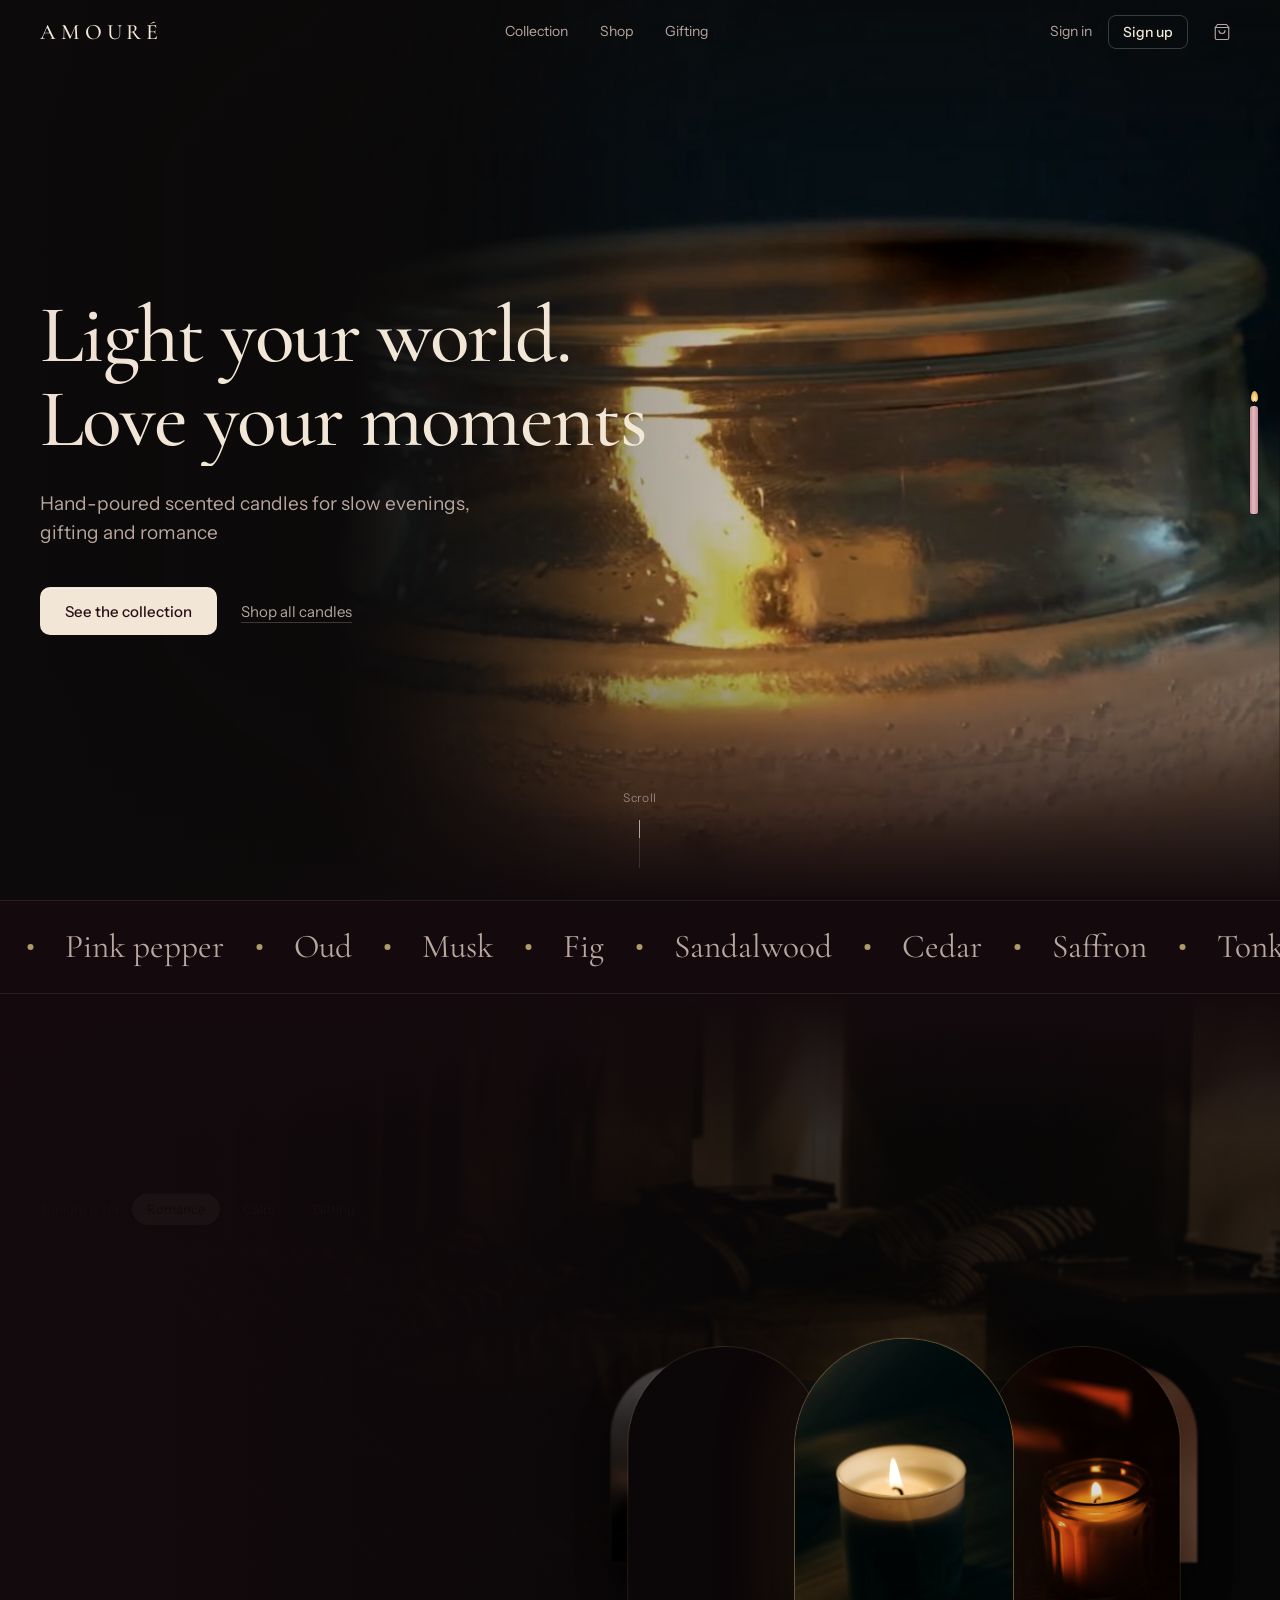
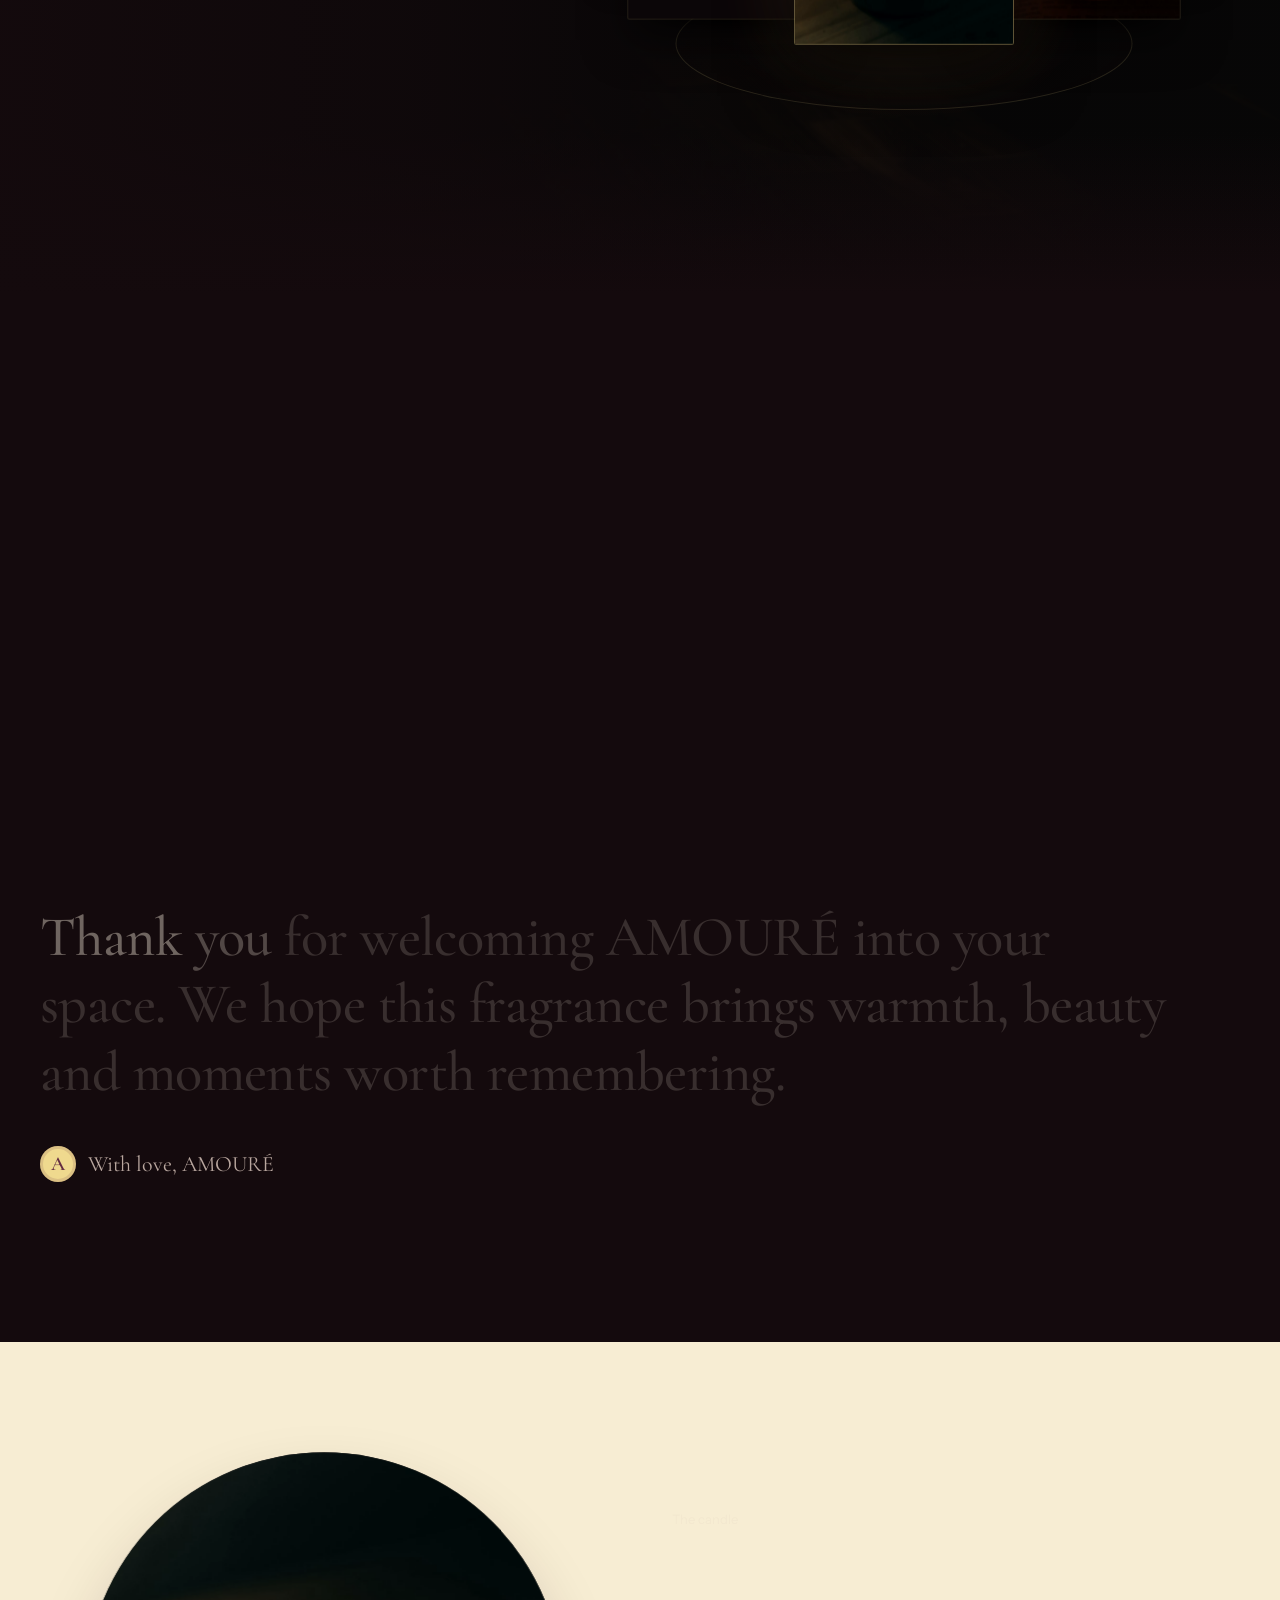
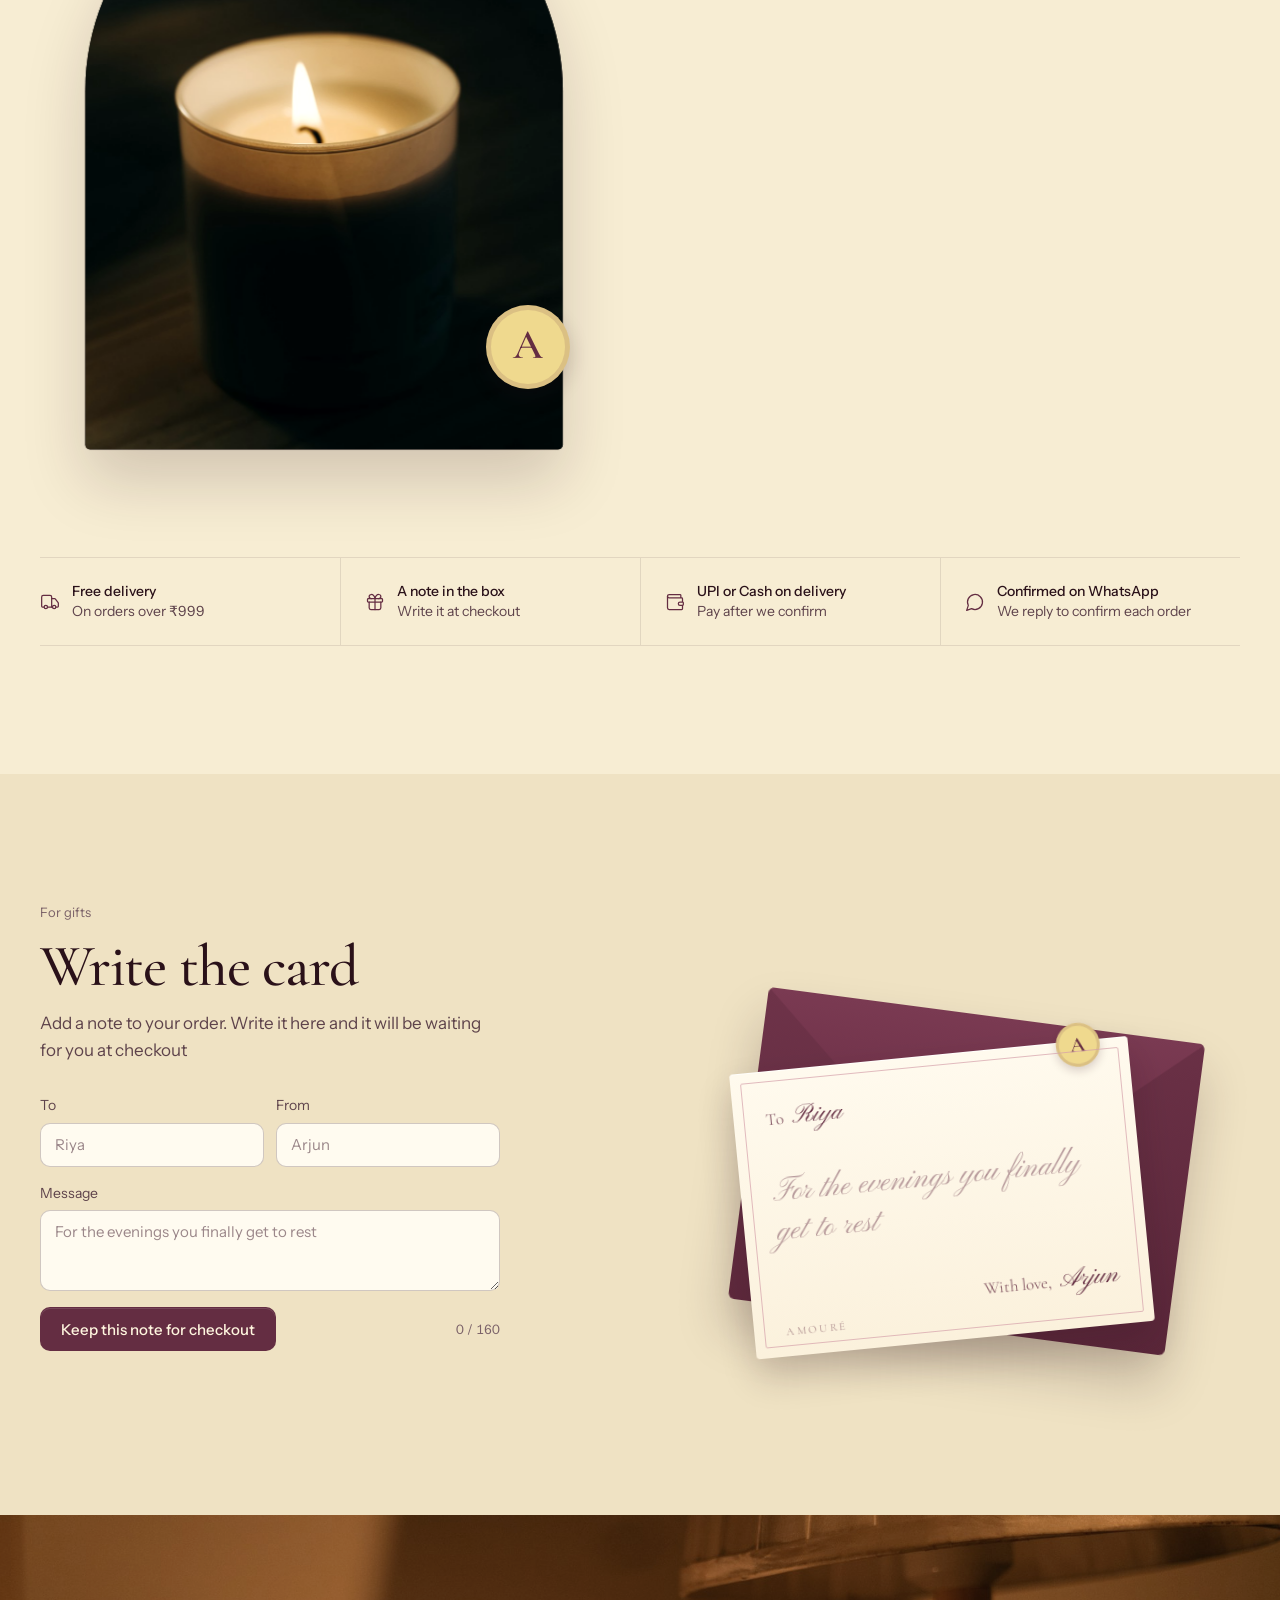
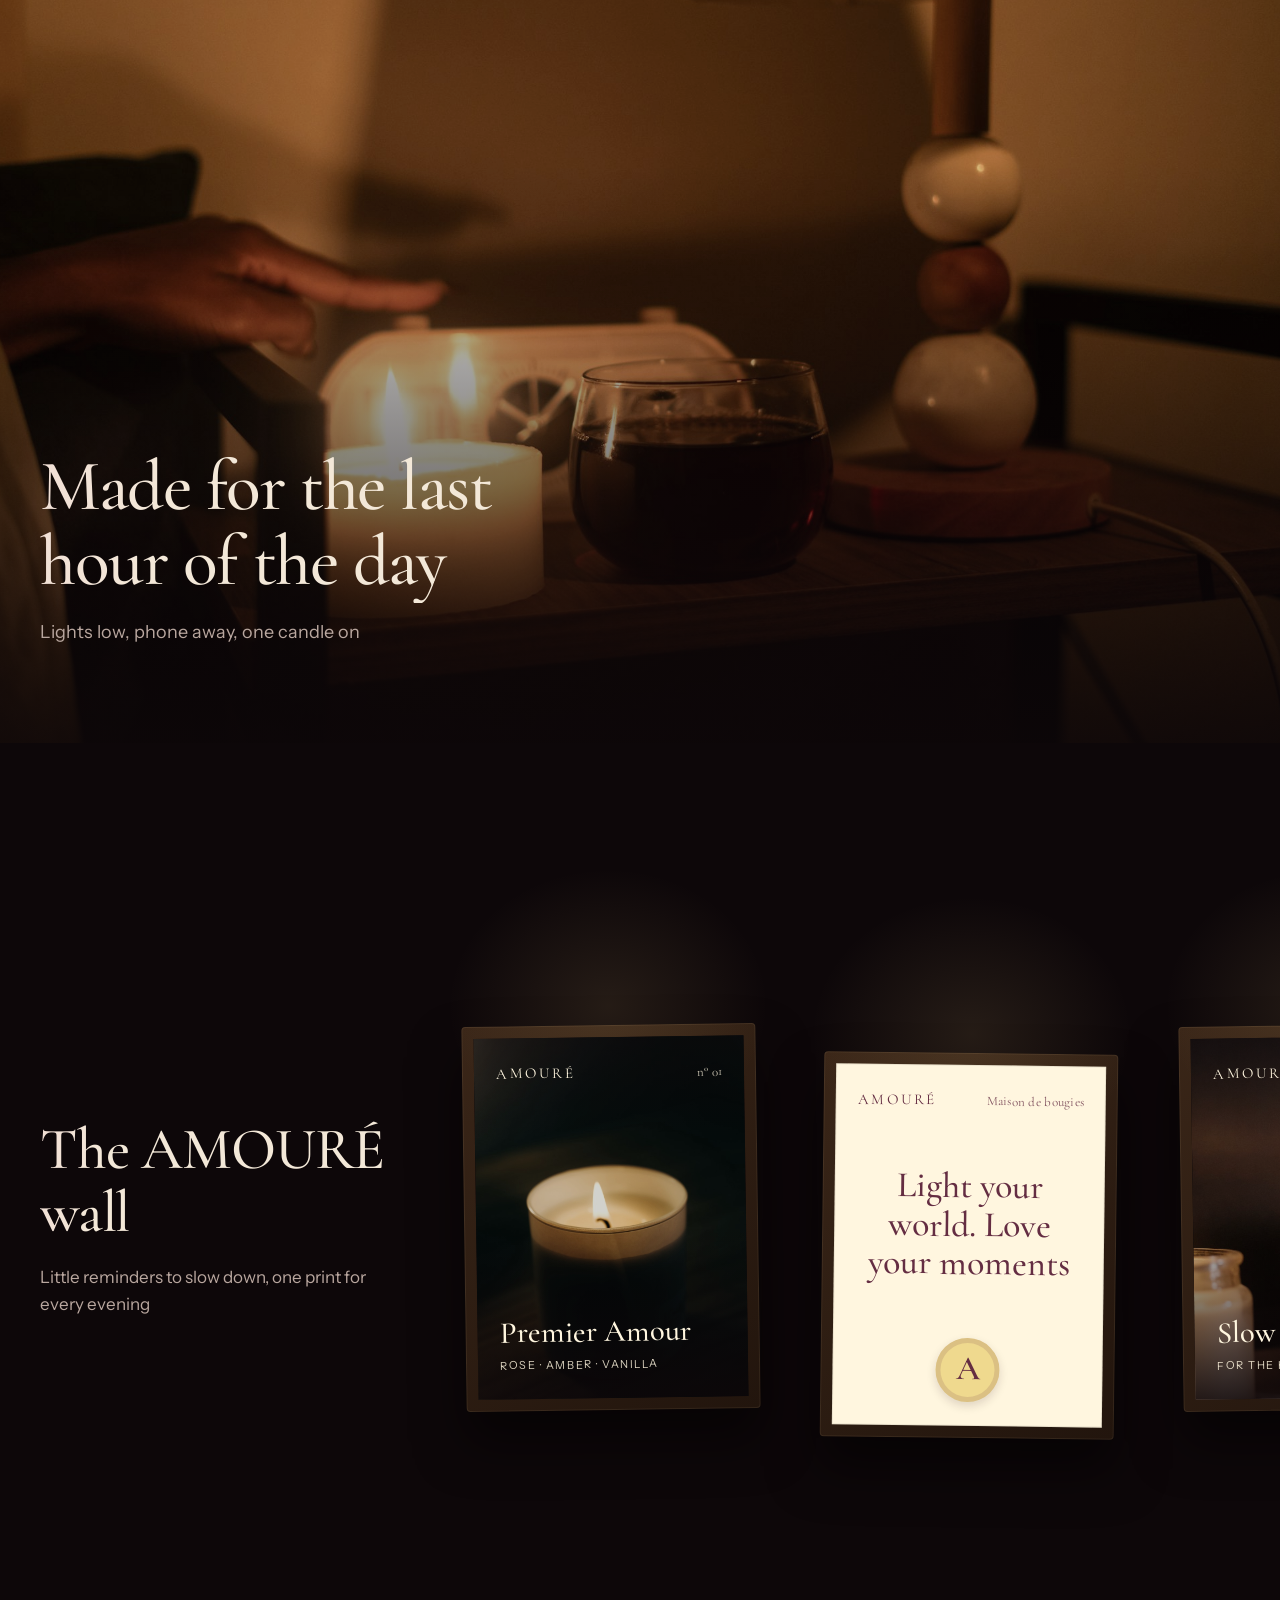
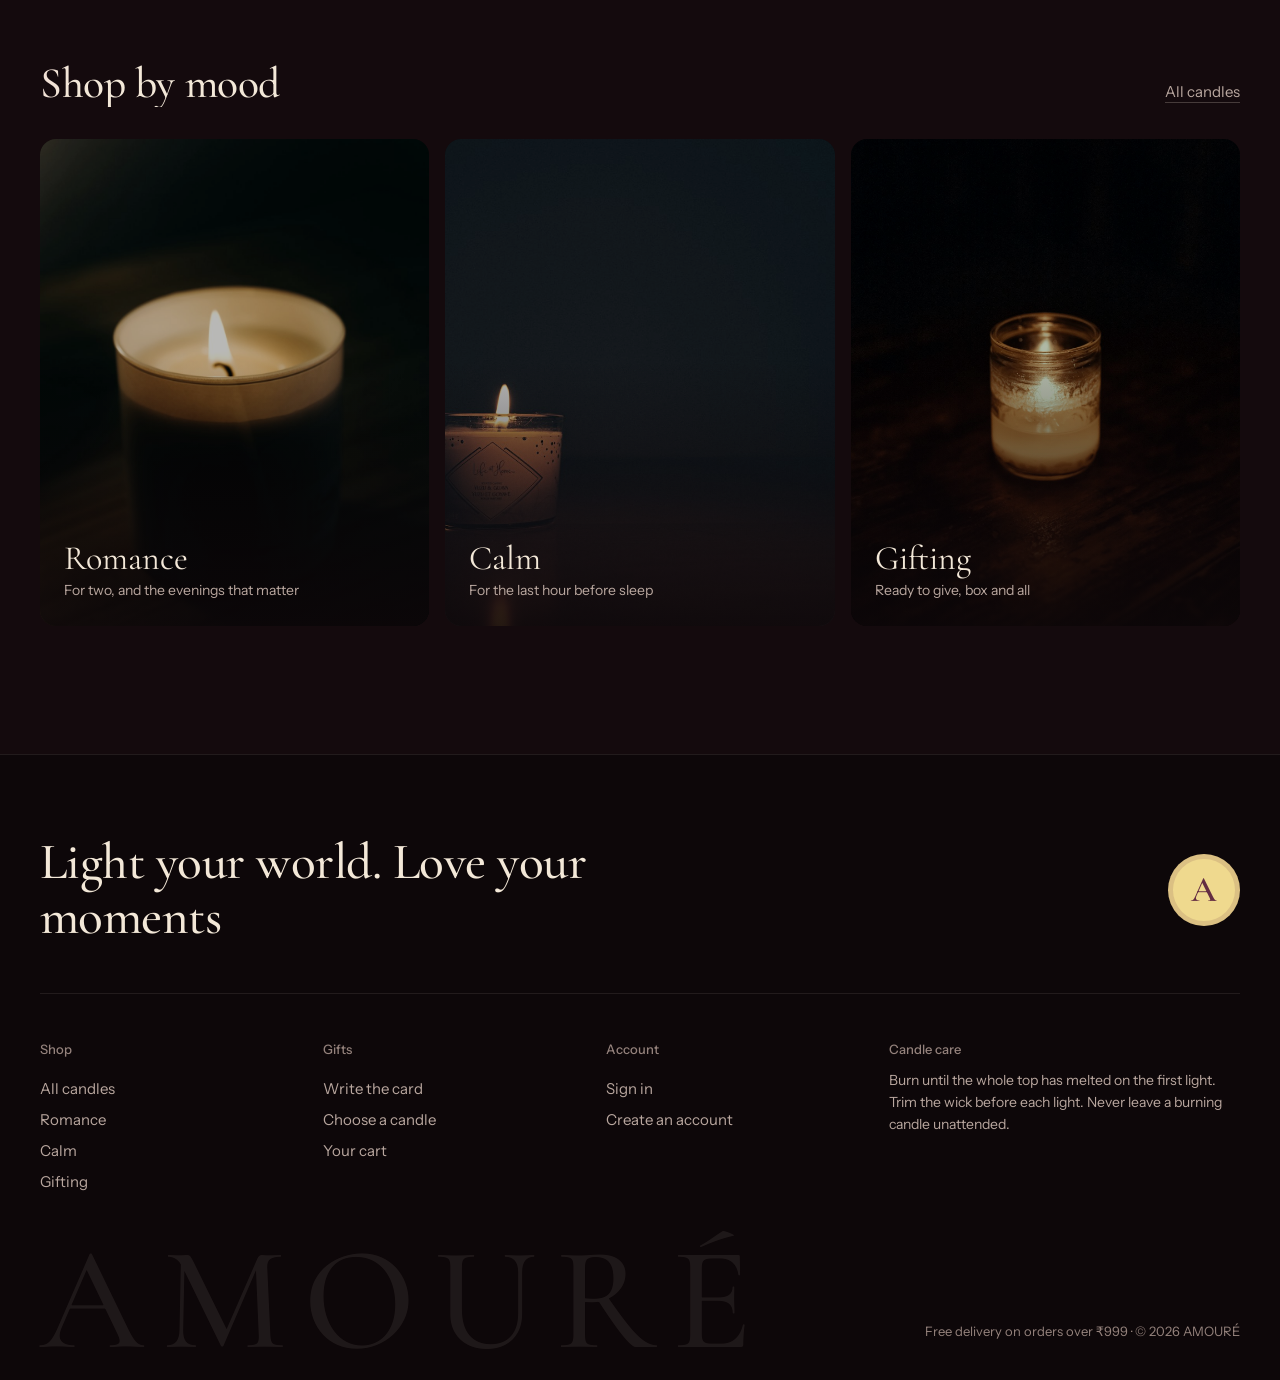
<file: index.html>
<!doctype html>
<html lang="en">
<head>
  <meta charset="utf-8">
  <meta name="robots" content="noindex">
  <meta name="viewport" content="width=device-width, initial-scale=1">
  <title>AMOURÉ · Scented candles for slow evenings and gifting</title>
  <meta name="description" content="Hand-poured scented candles for slow evenings, gifting and romance.">
  <meta name="theme-color" content="#140A0D">
  <link rel="icon" href="assets/images/favicon.svg" type="image/svg+xml">
  <meta property="og:type" content="website">
  <meta property="og:title" content="AMOURÉ · Scented candles for slow evenings and gifting">
  <meta property="og:description" content="Hand-poured scented candles for slow evenings, gifting and romance.">
  <meta property="og:image" content="assets/images/scenes/hero-poster.jpg">
  <meta name="twitter:card" content="summary_large_image">
  <script>try { if (!sessionStorage.getItem("amoure_intro") && !matchMedia("(prefers-reduced-motion: reduce)").matches) document.documentElement.classList.add("has-intro"); } catch (e) {}</script>
  <link rel="preload" as="image" href="assets/images/scenes/hero-poster.jpg">
  <link rel="preconnect" href="https://fonts.googleapis.com">
  <link rel="preconnect" href="https://fonts.gstatic.com" crossorigin>
  <link href="https://fonts.googleapis.com/css2?family=Cormorant+Garamond:wght@400;500;600&family=Instrument+Sans:wght@400;500;600&family=Pinyon+Script&display=swap" rel="stylesheet">
  <link rel="stylesheet" href="assets/css/style.css">
</head>
<body data-page="home" class="theme-night">
  <div class="intro" aria-hidden="true"><p class="intro-word">AMOURÉ</p><p class="intro-line">Maison de bougies</p></div>
  <header id="site-header"></header>

  <main>
    <!-- 1. Hero: a real candle burning -->
    <section class="hero">
      <div class="hero-media" aria-hidden="true">
        <video class="hero-video" data-hero-loop muted playsinline autoplay preload="auto" poster="assets/images/scenes/hero-poster.jpg"></video>
        <video class="hero-video" data-hero-loop muted playsinline preload="auto"></video>
        <video class="hero-video hero-out" data-hero-out muted playsinline preload="none"></video>
      </div>
      <div class="hero-scrim"></div>
      <div class="wrap hero-content">
        <h1 class="tint" data-hero-part>Light your world.<br>Love your moments</h1>
        <p class="hero-sub" data-hero-part>Hand-poured scented candles for slow evenings, gifting and romance</p>
        <div class="hero-actions" data-hero-part>
          <a class="btn btn-light btn-lg" href="#tray">See the collection</a>
          <a class="btn-link" href="shop.html">Shop all candles</a>
        </div>
      </div>
      <a class="hero-cue" href="#tray" aria-label="Scroll to the collection" data-hero-part>Scroll<i></i></a>
    </section>

    <!-- scent words drifting past -->
    <div class="marquee" data-marquee aria-label="Scent notes"></div>

    <!-- 2. The bedside: one candle at a time on a turning ring -->
    <section class="tray" id="tray" aria-label="Candle collection">
      <div class="tray-room" aria-hidden="true"><img src="assets/images/scenes/bedroom-night.jpg" alt="" loading="lazy"><img class="tray-room-lit" src="assets/images/scenes/bedroom-night.jpg" alt="" loading="lazy"></div>
      <div class="tray-shade"></div>
      <div class="wrap tray-inner">
        <div class="tray-copy" data-copy aria-live="polite">
          <div class="evening" data-in role="group" aria-label="Choose your evening">
            <span class="evening-label">Tonight is for</span>
            <button type="button" class="evening-chip" data-mood-pick="romance" aria-pressed="false">Romance</button>
            <button type="button" class="evening-chip" data-mood-pick="calm" aria-pressed="false">Calm</button>
            <button type="button" class="evening-chip" data-mood-pick="gifting" aria-pressed="false">Gifting</button>
          </div>
          <h2 class="tray-name tint" data-swap data-in><span data-t="name"></span></h2>
          <p class="tray-meaning" data-swap data-in data-t="meaning"></p>
          <p class="tray-price" data-in data-t="price"></p>
          <p class="tray-desc" data-swap data-in data-t="desc"></p>
          <dl class="notes" data-swap data-in>
            <div><dt>Top</dt><dd data-t="top"></dd></div>
            <div><dt>Heart</dt><dd data-t="heart"></dd></div>
            <div><dt>Base</dt><dd data-t="base"></dd></div>
          </dl>
          <p class="tray-meta" data-swap data-in data-t="meta"></p>
          <div class="tray-actions" data-in>
            <button class="btn btn-light" data-t="add" data-add="">Add to cart</button>
            <a class="btn-link" href="#buy">View details</a>
          </div>
          <div class="tray-controls" data-in>
            <button type="button" class="round-btn" data-prev aria-label="Previous candle"><svg class="icon" width="18" height="18" viewBox="0 0 24 24" fill="none" stroke="currentColor" stroke-width="1.5" stroke-linecap="round" stroke-linejoin="round" aria-hidden="true"><path d="m15 18-6-6 6-6"/></svg></button>
            <span class="tray-counter" data-counter>01 / 06</span>
            <button type="button" class="round-btn" data-next aria-label="Next candle"><svg class="icon" width="18" height="18" viewBox="0 0 24 24" fill="none" stroke="currentColor" stroke-width="1.5" stroke-linecap="round" stroke-linejoin="round" aria-hidden="true"><path d="m9 18 6-6-6-6"/></svg></button>
          </div>
        </div>

        <div class="tray-stage" data-stage tabindex="0" aria-label="Candle ring. Use the left and right arrow keys, or swipe, to turn it">
          <div class="tray-orbit" aria-hidden="true"></div>
          <div class="tray-glow" aria-hidden="true"></div>
          <div class="tray-ring" data-ring></div>
          <p class="tray-hint">Swipe or drag to turn</p>
        </div>
      </div>
    </section>

    <!-- 3. Quote from the thank-you card -->
    <section class="statement">
      <div class="wrap">
        <p class="statement-text" data-words>Thank you for welcoming AMOURÉ into your space. We hope this fragrance brings warmth, beauty and moments worth remembering.</p>
        <p class="statement-sign"><span class="mini-seal" aria-hidden="true">A</span>With love, AMOURÉ</p>
      </div>
    </section>

    <!-- 4. Buy -->
    <section class="buy theme-cream" id="buy" aria-label="Buy">
      <div class="wrap" id="buy-block"></div>
      <div class="wrap"><ul class="promise" data-promise aria-label="How ordering works"></ul></div>
    </section>

    <!-- Write the card -->
    <section class="note" id="note" aria-label="Write the card">
      <div class="wrap note-grid">
        <div class="note-copy">
          <p class="label">For gifts</p>
          <h2>Write the card</h2>
          <p class="note-sub">Add a note to your order. Write it here and it will be waiting for you at checkout</p>
          <form class="form note-form" data-note-form novalidate>
            <div class="field-row">
              <label class="field">To <input name="to" maxlength="32" placeholder="Riya" autocomplete="off"></label>
              <label class="field">From <input name="from" maxlength="32" placeholder="Arjun" autocomplete="off"></label>
            </div>
            <label class="field">Message <textarea name="msg" rows="3" maxlength="160" placeholder="For the evenings you finally get to rest"></textarea></label>
            <div class="note-actions">
              <button class="btn btn-merlot" type="submit">Keep this note for checkout</button>
              <span class="note-count tabular"><span data-note-count>0</span> / 160</span>
            </div>
            <p class="note-status" data-note-status role="status"></p>
          </form>
        </div>
        <div class="note-stage" aria-hidden="true">
          <div class="note-envelope"></div>
          <div class="note-card" data-note-card>
            <span class="note-seal">A</span>
            <p class="note-to">To <span data-note-to></span></p>
            <p class="note-msg" data-note-msg></p>
            <p class="note-from">With love, <span data-note-from></span></p>
            <span class="note-mark">AMOURÉ</span>
          </div>
        </div>
      </div>
    </section>

    <!-- 5. Full-bleed moment -->
    <section class="band" aria-label="The last hour of the day">
      <div class="band-media"><img src="assets/images/scenes/bedside.jpg" alt="A candle glowing on a bedside table at night" loading="lazy"></div>
      <div class="band-shade"></div>
      <div class="wrap band-text">
        <p class="band-quote tint">Made for the last hour of the day</p>
        <p class="band-sub">Lights low, phone away, one candle on</p>
      </div>
    </section>

    <!-- 6. Poster wall -->
    <section class="posters" aria-label="The AMOURÉ wall">
      <div class="posters-track">
        <div class="posters-intro">
          <h2 class="tint">The AMOURÉ wall</h2>
          <p>Little reminders to slow down, one print for every evening</p>
        </div>

        <figure class="poster">
          <div class="poster-art p-photo">
            <img src="assets/images/candles/premier-amour.jpg" alt="" loading="lazy">
            <span class="poster-top">AMOURÉ <span>n° 01</span></span>
            <div class="poster-bottom">
              <h3>Premier Amour</h3>
              <p>Rose · Amber · Vanilla</p>
            </div>
          </div>
        </figure>

        <figure class="poster">
          <div class="poster-art p-cream">
            <span class="poster-top">AMOURÉ <span>Maison de bougies</span></span>
            <p class="poster-quote">Light your world. Love your moments</p>
            <span class="poster-seal" aria-hidden="true">A</span>
          </div>
        </figure>

        <figure class="poster">
          <div class="poster-art p-photo">
            <img src="assets/images/scenes/three-jars.jpg" alt="" loading="lazy" style="object-position: 40% 50%">
            <span class="poster-top">AMOURÉ <span>Les soirées</span></span>
            <div class="poster-bottom">
              <h3>Slow evenings</h3>
              <p>For the hour after dinner</p>
            </div>
          </div>
        </figure>

        <figure class="poster">
          <div class="poster-art p-night">
            <span class="poster-top">AMOURÉ <span>Le rituel</span></span>
            <h3>Candle care</h3>
            <ol class="poster-steps">
              <li>On the first light, burn until the whole top has melted, usually 2 to 3 hours</li>
              <li>Trim the wick to about 5 mm before each light</li>
              <li>Keep away from draughts, children and pets</li>
              <li>Never leave a burning candle unattended</li>
            </ol>
          </div>
        </figure>

        <figure class="poster">
          <div class="poster-art p-photo">
            <img src="assets/images/candles/nuit-dor.jpg" alt="" loading="lazy">
            <span class="poster-top">AMOURÉ <span>n° 04</span></span>
            <div class="poster-bottom">
              <h3>Nuit d'Or</h3>
              <p>Saffron · Tonka · Amber</p>
            </div>
          </div>
        </figure>

        <figure class="poster">
          <div class="poster-art p-pink">
            <span class="poster-top">AMOURÉ <span>Pour toi</span></span>
            <p class="poster-quote">A little something, just for you</p>
            <span class="poster-seal" aria-hidden="true">A</span>
          </div>
        </figure>
      </div>
    </section>

    <!-- 7. Shop by mood -->
    <section class="moods-section">
      <div class="wrap">
        <div class="section-head" data-reveal>
          <h2 class="tint">Shop by mood</h2>
          <a class="btn-link" href="shop.html">All candles</a>
        </div>
        <div class="moods" id="moods"></div>
      </div>
    </section>
  </main>

  <footer id="site-footer"></footer>

  <script src="assets/vendor/gsap.min.js"></script>
  <script src="assets/vendor/ScrollTrigger.min.js"></script>
  <script src="assets/vendor/lenis.min.js"></script>
  <script src="assets/js/config.js"></script>
  <script src="assets/js/products.js"></script>
  <script src="assets/js/auth.js"></script>
  <script src="assets/js/store.js"></script>
  <script src="assets/js/buy.js"></script>
  <script>
    // Shop by mood tiles use the first candle photo of each mood
    (function () {
      const { PRODUCTS, productImage, esc } = window.Amoure;
      const lines = { romance: "For two, and the evenings that matter", calm: "For the last hour before sleep", gifting: "Ready to give, box and all" };
      document.getElementById("moods").innerHTML = Object.entries(window.AMOURE_MOODS).map(([key, label]) => {
        const p = PRODUCTS.find((x) => x.mood === key) || PRODUCTS[0];
        return `<a class="mood" href="shop.html?mood=${key}" data-reveal>
          <span class="mood-img">${productImage(p)}</span>
          <span class="mood-text"><span class="mood-name">${esc(label)}</span><span class="mood-line">${esc(lines[key] || "")}</span></span>
        </a>`;
      }).join("");
    })();
  </script>
  <script src="assets/js/home.js"></script>
</body>
</html>
</file>
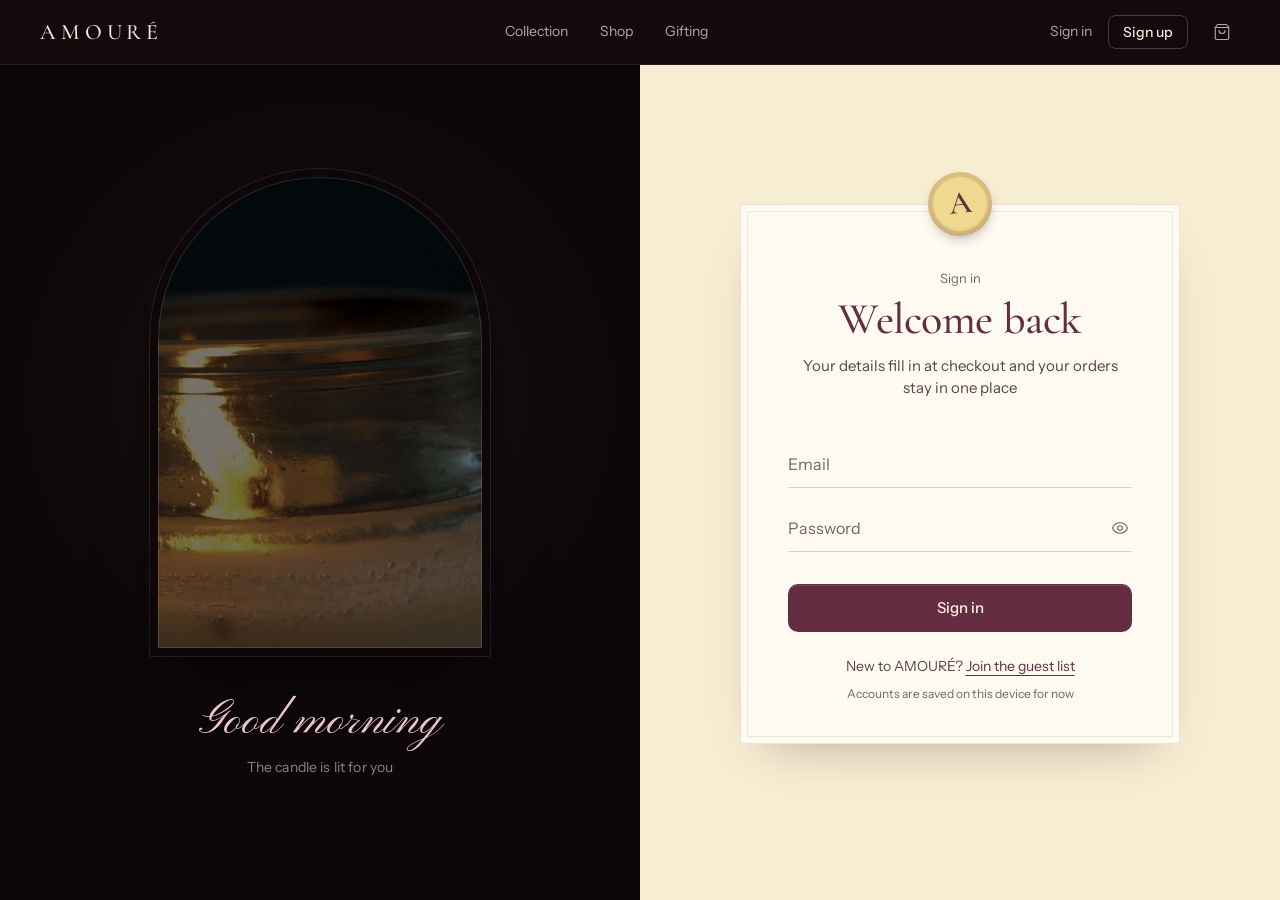
<file: account.html>
<!doctype html>
<html lang="en">
<head>
  <meta charset="utf-8">
  <meta name="robots" content="noindex">
  <meta name="viewport" content="width=device-width, initial-scale=1">
  <title>My account · AMOURÉ</title>
  <meta name="theme-color" content="#140A0D">
  <link rel="icon" href="assets/images/favicon.svg" type="image/svg+xml">
  <link rel="preconnect" href="https://fonts.googleapis.com">
  <link rel="preconnect" href="https://fonts.gstatic.com" crossorigin>
  <link href="https://fonts.googleapis.com/css2?family=Cormorant+Garamond:wght@400;500;600&family=Instrument+Sans:wght@400;500;600&display=swap" rel="stylesheet">
  <link rel="stylesheet" href="assets/css/style.css">
</head>
<body data-page="account" class="theme-cream">
  <header id="site-header"></header>

  <main class="page-main">
    <div class="wrap" id="account"></div>
  </main>

  <footer id="site-footer"></footer>

  <script src="assets/js/config.js"></script>
  <script src="assets/js/products.js"></script>
  <script src="assets/js/auth.js"></script>
  <script src="assets/js/store.js"></script>
  <script>
    const { Auth, money, esc } = window.Amoure;
    const user = Auth.current();
    if (!user) location.replace("signin.html?next=account.html");
    else {
      const orders = Auth.orders();
      const date = (iso) => new Date(iso).toLocaleDateString("en-IN", { day: "numeric", month: "short", year: "numeric" });
      document.getElementById("account").innerHTML = `
        <h1 class="page-title">Hello, ${esc(user.name.split(" ")[0])}</h1>
        <div class="account-grid">
          <section class="panel">
            <h2>Your details</h2>
            <dl class="kv">
              <div><dt>Name</dt><dd>${esc(user.name)}</dd></div>
              <div><dt>Email</dt><dd>${esc(user.email)}</dd></div>
              <div><dt>Phone</dt><dd>${esc(user.phone || "Not added")}</dd></div>
              <div><dt>Member since</dt><dd>${date(user.created)}</dd></div>
            </dl>
            <button class="btn btn-quiet" id="signout">Sign out</button>
          </section>
          <section class="panel">
            <h2>Your orders</h2>
            ${orders.length ? `<ul class="orders">${orders.map((o) => `
              <li>
                <span class="o-id">${esc(o.id)}</span>
                <span class="o-total">${money(o.total)}</span>
                <span class="o-items">${date(o.placed)} · ${o.lines.map((l) => `${esc(l.name)} × ${l.qty}`).join(", ")}</span>
              </li>`).join("")}</ul>`
            : `<div class="empty"><p>No orders yet</p><a class="btn btn-merlot" href="index.html#tray">See the collection</a></div>`}
          </section>
        </div>`;
      document.getElementById("signout").addEventListener("click", () => { Auth.signOut(); location.href = "index.html"; });
    }
  </script>
</body>
</html>
</file>
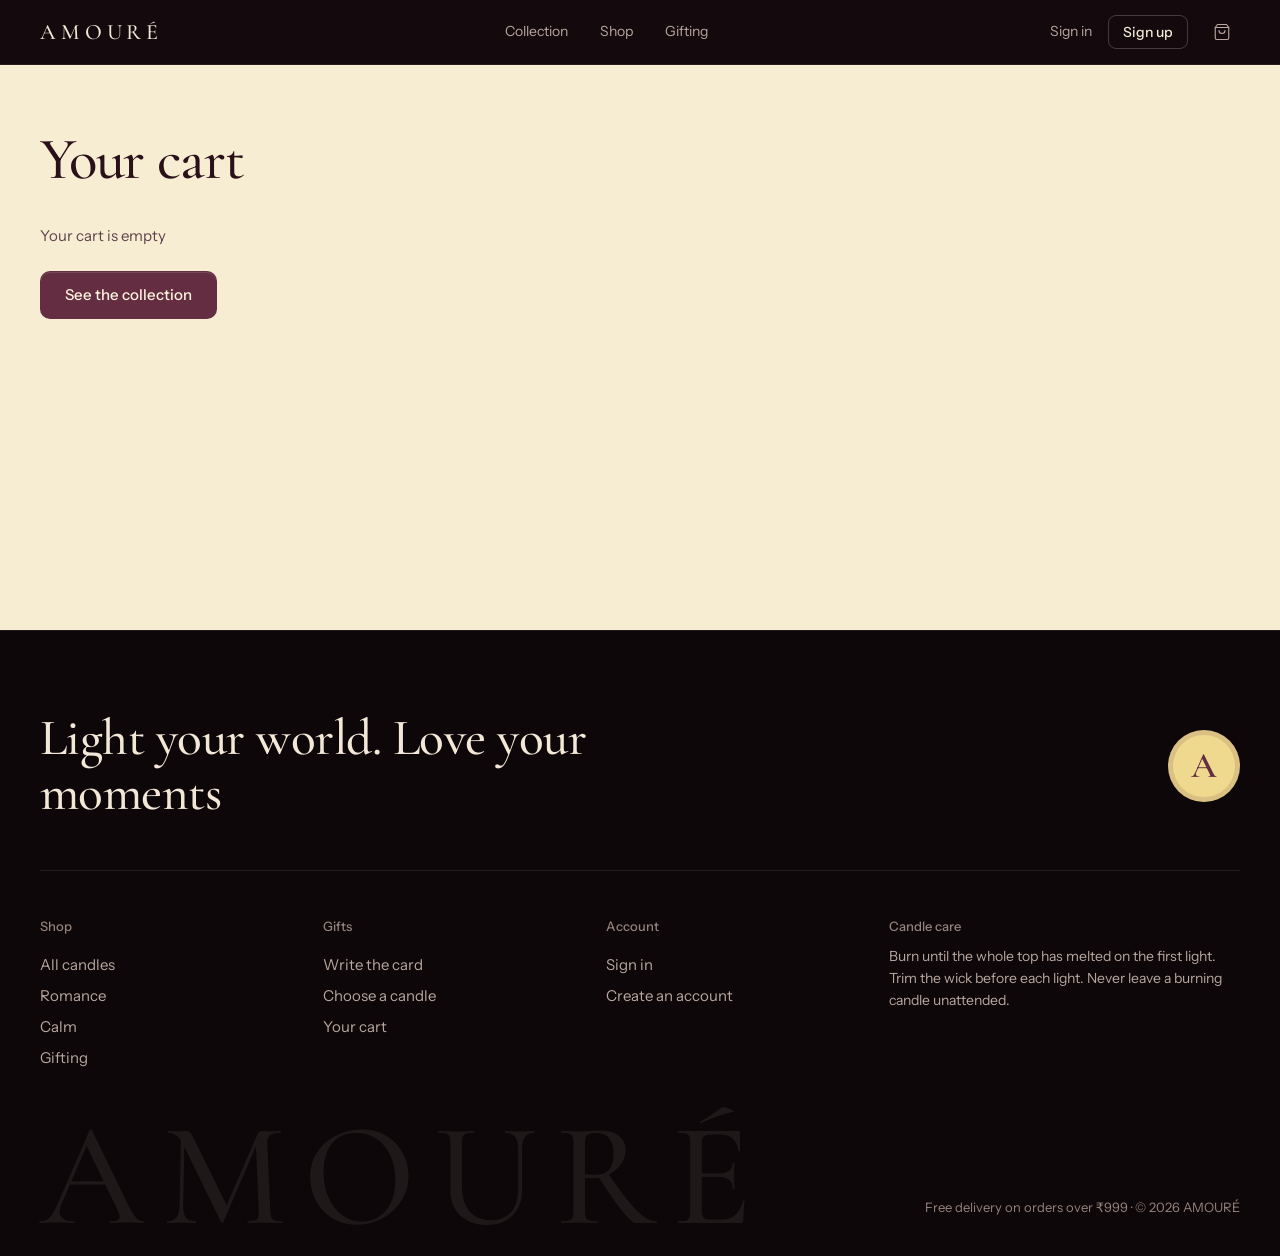
<file: cart.html>
<!doctype html>
<html lang="en">
<head>
  <meta charset="utf-8">
  <meta name="robots" content="noindex">
  <meta name="viewport" content="width=device-width, initial-scale=1">
  <title>Cart · AMOURÉ</title>
  <meta name="theme-color" content="#140A0D">
  <link rel="icon" href="assets/images/favicon.svg" type="image/svg+xml">
  <link rel="preconnect" href="https://fonts.googleapis.com">
  <link rel="preconnect" href="https://fonts.gstatic.com" crossorigin>
  <link href="https://fonts.googleapis.com/css2?family=Cormorant+Garamond:wght@400;500;600&family=Instrument+Sans:wght@400;500;600&display=swap" rel="stylesheet">
  <link rel="stylesheet" href="assets/css/style.css">
</head>
<body data-page="cart" class="theme-cream">
  <header id="site-header"></header>

  <main class="page-main">
    <div class="wrap" id="cart-page"></div>
  </main>

  <footer id="site-footer"></footer>

  <script src="assets/vendor/gsap.min.js"></script>
  <script src="assets/vendor/lenis.min.js"></script>
  <script src="assets/js/config.js"></script>
  <script src="assets/js/products.js"></script>
  <script src="assets/js/auth.js"></script>
  <script src="assets/js/store.js"></script>
  <script>
    const { CFG, Cart, Auth, money, esc, icon, productImage } = window.Amoure;
    const page = document.getElementById("cart-page");
    const user = Auth.current();

    // a note written on the home page ("Write the card") is waiting here
    function savedNote() {
      try {
        const n = JSON.parse(localStorage.getItem("amoure_gift_note_v1"));
        if (!n || !n.msg) return "";
        return [n.to && `To ${n.to}`, n.msg, n.from && `With love, ${n.from}`].filter(Boolean).join("\n");
      } catch { return ""; }
    }

    function render() {
      const lines = Cart.lines();
      if (!lines.length) {
        page.innerHTML = `
          <h1 class="page-title">Your cart</h1>
          <div class="empty"><p>Your cart is empty</p><a class="btn btn-merlot btn-lg" href="index.html#tray">See the collection</a></div>`;
        return;
      }
      const t = Cart.totals();
      const gap = CFG.freeShippingOver - t.subtotal;
      page.innerHTML = `
        <h1 class="page-title">Your cart</h1>
        <div class="checkout">
          <div>
            <ul class="lines">
              ${lines.map((l) => `
                <li class="line">
                  <a class="line-img" href="product.html?id=${encodeURIComponent(l.id)}" tabindex="-1" aria-hidden="true">${productImage(l.product)}</a>
                  <div class="line-info">
                    <a href="product.html?id=${encodeURIComponent(l.id)}">${esc(l.product.name)}</a>
                    <span>${money(l.product.price)} · ${esc(l.product.size)}</span>
                    <button class="line-remove" data-remove="${esc(l.id)}">Remove</button>
                  </div>
                  <div class="stepper">
                    <button type="button" data-line-step="-1" data-id="${esc(l.id)}" aria-label="Fewer ${esc(l.product.name)}">${icon("minus", 16)}</button>
                    <input value="${l.qty}" inputmode="numeric" data-line="${esc(l.id)}" aria-label="Quantity of ${esc(l.product.name)}">
                    <button type="button" data-line-step="1" data-id="${esc(l.id)}" aria-label="More ${esc(l.product.name)}">${icon("plus", 16)}</button>
                  </div>
                  <span class="line-total">${money(l.total)}</span>
                </li>`).join("")}
            </ul>
            <div class="totals">
              <div><span>Subtotal</span><span>${money(t.subtotal)}</span></div>
              <div><span>Delivery</span><span>${t.shipping ? money(t.shipping) : "Free"}</span></div>
              ${gap > 0 ? `<p class="form-note">Add ${money(gap)} more for free delivery</p>` : ""}
              <div class="grand"><span>Total</span><span>${money(t.total)}</span></div>
            </div>
          </div>

          <form id="checkout-form" class="panel form" novalidate>
            <h2>Delivery details</h2>
            ${user ? "" : `<p class="form-note">Have an account? <a class="btn-link" href="signin.html?next=cart.html">Sign in</a> to fill this in and keep your orders</p>`}
            <label class="field">Full name <input name="name" required autocomplete="name" value="${esc(user?.name || "")}"></label>
            <label class="field">Phone (WhatsApp) <input name="phone" required inputmode="tel" pattern="[0-9+ ]{10,15}" autocomplete="tel" value="${esc(user?.phone || "")}"></label>
            <label class="field">Email (optional) <input name="email" type="email" autocomplete="email" value="${esc(user?.email || "")}"></label>
            <label class="field">Address <textarea name="address" rows="3" required autocomplete="street-address"></textarea></label>
            <div class="field-row">
              <label class="field">City <input name="city" required autocomplete="address-level2"></label>
              <label class="field">PIN code <input name="pin" required inputmode="numeric" pattern="[0-9]{6}" autocomplete="postal-code"></label>
            </div>
            <label class="field">Gift message (optional) <textarea name="gift" rows="3" maxlength="240" placeholder="To… From…">${esc(savedNote())}</textarea></label>
            <fieldset>
              <legend>Payment</legend>
              ${CFG.paymentOptions.map((o, i) => `
                <label class="radio"><input type="radio" name="payment" value="${esc(o)}" ${i === 0 ? "checked" : ""}> ${esc(o)}</label>`).join("")}
            </fieldset>
            <p class="form-error" id="form-error" hidden></p>
            <button class="btn btn-merlot btn-lg btn-full" type="submit">Place order on WhatsApp · ${money(t.total)}</button>
          </form>
        </div>`;
    }

    function orderText(order) {
      const lines = order.lines.map((l) => `• ${l.name} × ${l.qty} = ${money(l.total)}`).join("\n");
      return [
        `New order ${order.id} – ${CFG.brand}`,
        "",
        lines,
        "",
        `Subtotal: ${money(order.subtotal)}`,
        `Delivery: ${order.shipping ? money(order.shipping) : "Free"}`,
        `Total: ${money(order.total)}`,
        `Payment: ${order.payment}`,
        "",
        `Name: ${order.name}`,
        `Phone: ${order.phone}`,
        order.email ? `Email: ${order.email}` : null,
        `Address: ${order.address}, ${order.city} – ${order.pin}`,
        order.gift ? `Gift message: ${order.gift}` : null
      ].filter((x) => x !== null).join("\n");
    }

    function newOrderId() {
      const ymd = new Date().toISOString().slice(2, 10).replace(/-/g, "");
      return `AM-${ymd}-${Math.random().toString(36).slice(2, 6).toUpperCase()}`;
    }

    page.addEventListener("change", (e) => {
      const q = e.target.closest("[data-line]");
      if (q) { Cart.setQty(q.dataset.line, Math.min(20, parseInt(q.value, 10) || 0)); render(); }
    });

    page.addEventListener("click", (e) => {
      const r = e.target.closest("[data-remove]");
      if (r) { Cart.remove(r.dataset.remove); render(); return; }
      const s = e.target.closest("[data-line-step]");
      if (s) {
        const line = Cart.read().find((i) => i.id === s.dataset.id);
        Cart.setQty(s.dataset.id, (line ? line.qty : 0) + Number(s.dataset.lineStep));
        render();
      }
    });

    page.addEventListener("submit", (e) => {
      e.preventDefault();
      const form = e.target;
      const err = document.getElementById("form-error");
      if (!form.checkValidity()) {
        const bad = form.querySelector(":invalid");
        const name = bad.closest("label")?.firstChild.textContent.trim() || "the form";
        err.textContent = `Please check: ${name}`;
        err.hidden = false;
        bad.focus();
        return;
      }
      err.hidden = true;

      const data = Object.fromEntries(new FormData(form));
      const order = {
        id: newOrderId(),
        ...data,
        lines: Cart.lines().map((l) => ({ id: l.id, name: l.product.name, qty: l.qty, total: l.total })),
        ...Cart.totals()
      };
      const text = orderText(order);
      Auth.saveOrder(order);

      if (CFG.whatsappNumber) {
        window.open(`https://wa.me/${CFG.whatsappNumber}?text=${encodeURIComponent(text)}`, "_blank");
      }
      Cart.clear();
      page.innerHTML = `
        <h1 class="page-title">Thank you, ${esc(data.name.split(" ")[0])}</h1>
        <p class="page-sub">Your order number is <strong>${esc(order.id)}</strong></p>
        ${CFG.whatsappNumber
          ? `<p class="page-sub">WhatsApp has opened with your order. Press send there, and we will confirm and share payment details.</p>`
          : `<p class="notice">Test mode: no WhatsApp number is set in assets/js/config.js, so here is the order message that would be sent</p>`}
        <pre class="order-text">${esc(text)}</pre>
        <div class="actions-row">
          <a class="btn btn-merlot" href="shop.html">Keep shopping</a>
          <button class="btn btn-quiet" id="copy">Copy order</button>
          ${Auth.current() ? `<a class="btn-link" href="account.html">See your orders</a>` : ""}
        </div>`;
      document.getElementById("copy").onclick = (ev) =>
        navigator.clipboard.writeText(text).then(() => { ev.target.textContent = "Copied"; });
    });

    render();
  </script>
</body>
</html>
</file>
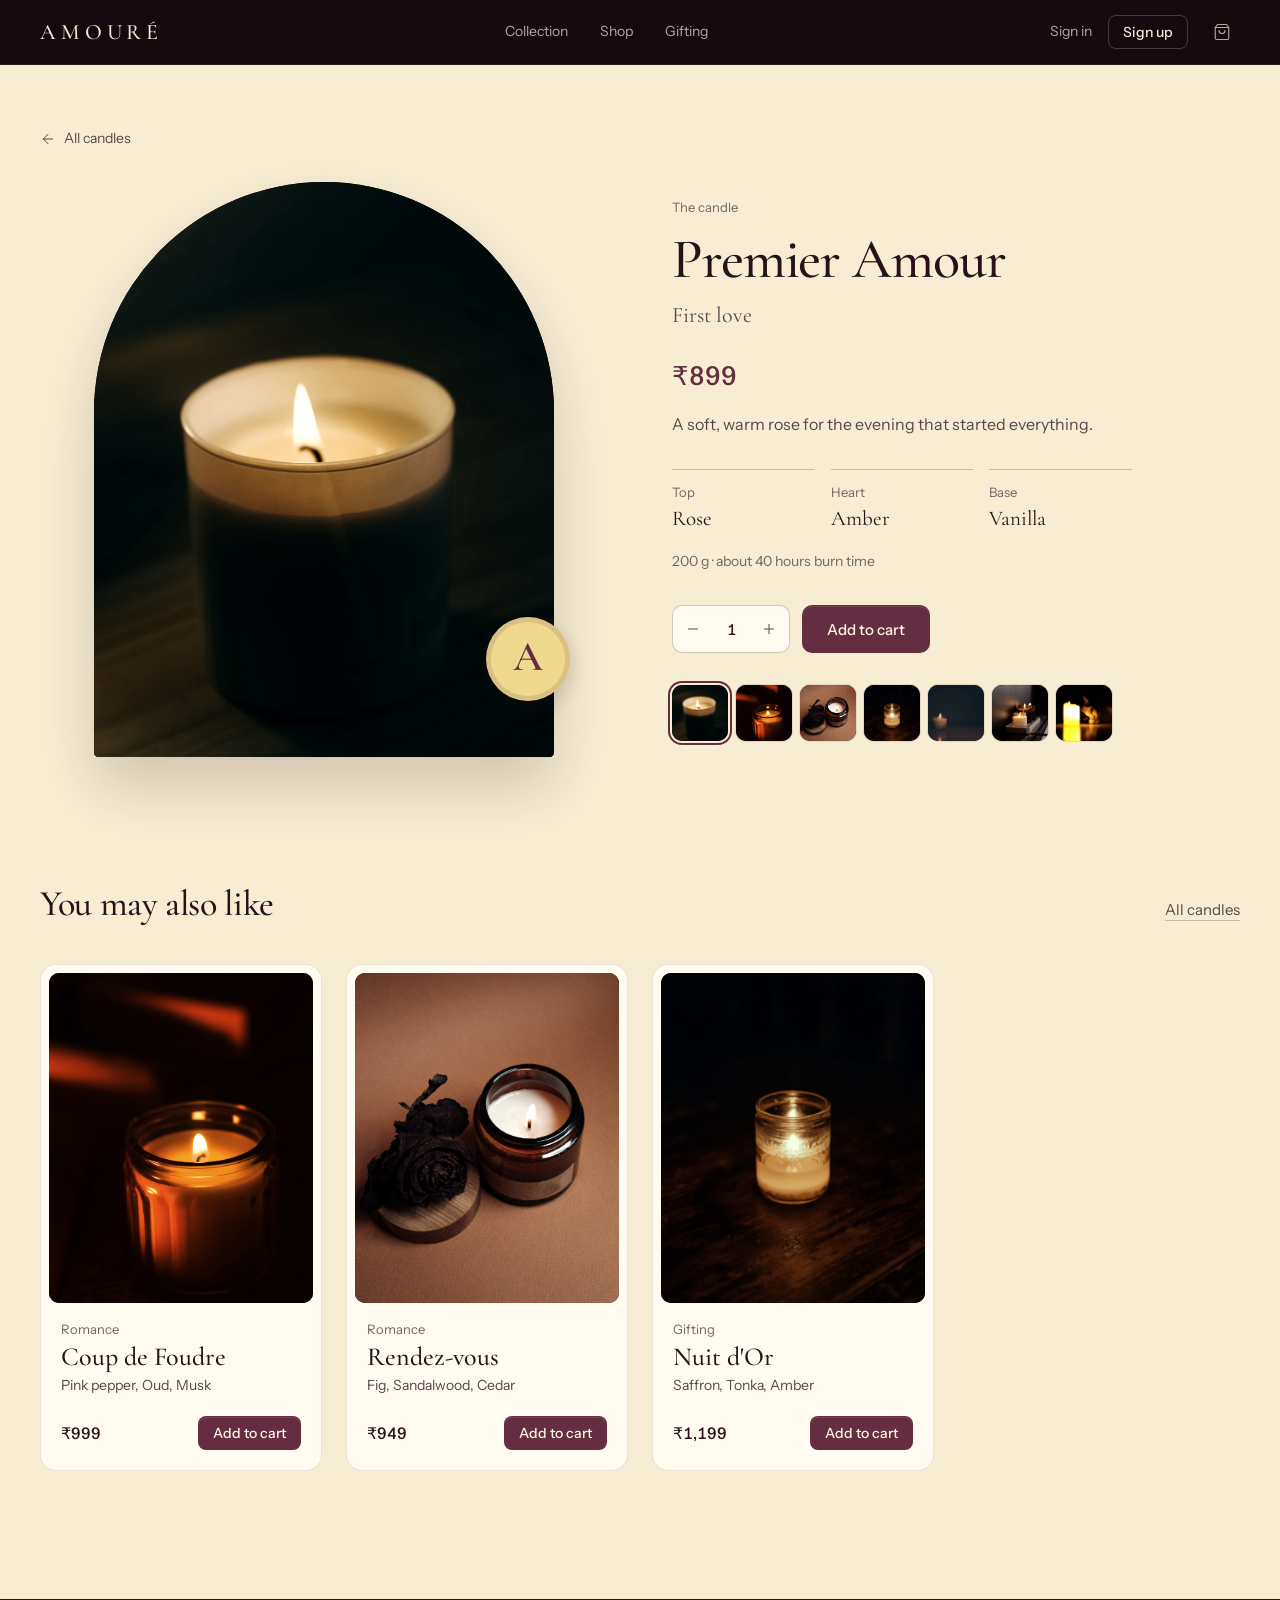
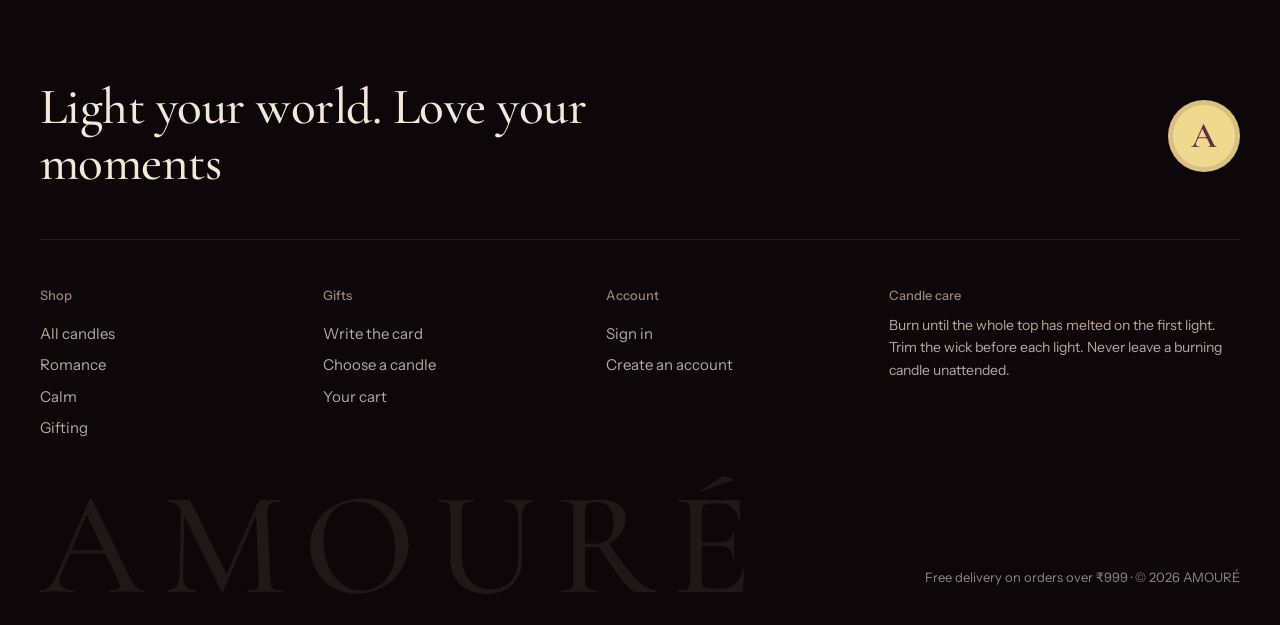
<file: product.html>
<!doctype html>
<html lang="en">
<head>
  <meta charset="utf-8">
  <meta name="robots" content="noindex">
  <meta name="viewport" content="width=device-width, initial-scale=1">
  <title>Candle · AMOURÉ</title>
  <meta name="theme-color" content="#140A0D">
  <link rel="icon" href="assets/images/favicon.svg" type="image/svg+xml">
  <meta name="description" content="Hand-poured scented candles for slow evenings, gifting and romance.">
  <meta property="og:title" content="AMOURÉ candle">
  <meta property="og:image" content="assets/images/scenes/hero-poster.jpg">
  <link rel="preconnect" href="https://fonts.googleapis.com">
  <link rel="preconnect" href="https://fonts.gstatic.com" crossorigin>
  <link href="https://fonts.googleapis.com/css2?family=Cormorant+Garamond:wght@400;500;600&family=Instrument+Sans:wght@400;500;600&display=swap" rel="stylesheet">
  <link rel="stylesheet" href="assets/css/style.css">
</head>
<body data-page="product" class="theme-cream">
  <header id="site-header"></header>

  <main class="page-main">
    <div class="wrap">
      <a href="shop.html" class="back" id="back"></a>
      <div id="buy-block"></div>
      <section class="more">
        <div class="section-head"><h2>You may also like</h2><a class="btn-link" href="shop.html">All candles</a></div>
        <div class="grid" id="more"></div>
      </section>
    </div>
  </main>

  <footer id="site-footer"></footer>

  <script src="assets/vendor/gsap.min.js"></script>
  <script src="assets/vendor/lenis.min.js"></script>
  <script src="assets/js/config.js"></script>
  <script src="assets/js/products.js"></script>
  <script src="assets/js/auth.js"></script>
  <script src="assets/js/store.js"></script>
  <script src="assets/js/buy.js"></script>
  <script>
    (function () {
      const { PRODUCTS, byId, icon, productCard, reduceMotion, EASE } = window.Amoure;
      document.getElementById("back").innerHTML = `${icon("back", 16)} All candles`;
      const start = byId(new URLSearchParams(location.search).get("id")) || PRODUCTS[0];

      function renderMore(id) {
        const p = byId(id);
        const others = PRODUCTS.filter((x) => x.id !== id);
        const same = others.filter((x) => x.mood === p.mood);
        const list = [...same, ...others.filter((x) => x.mood !== p.mood)].slice(0, 3);
        document.getElementById("more").innerHTML = list.map(productCard).join("");
        window.Amoure.initReveals(document.getElementById("more"));
      }
      function onSelect(id) {
        const p = byId(id);
        document.title = `${p.name} · AMOURÉ`;
        history.replaceState(null, "", `product.html?id=${encodeURIComponent(id)}`);
        renderMore(id);
      }

      const buy = window.AmoureBuy.mount(document.getElementById("buy-block"), start.id, { onSelect });
      onSelect(start.id);

      // the photo settles in on arrival
      if (window.gsap && !reduceMotion) {
        gsap.timeline({ delay: 0.2 })
          .fromTo(buy.candle, { scale: 1.1, opacity: 0 }, { scale: 1, opacity: 1, duration: 1.4, ease: EASE })
          .from(".buy-panel > *", { opacity: 0, y: 12, duration: 0.6, ease: EASE, stagger: 0.04 }, 0.15);
      }
    })();
  </script>
</body>
</html>
</file>
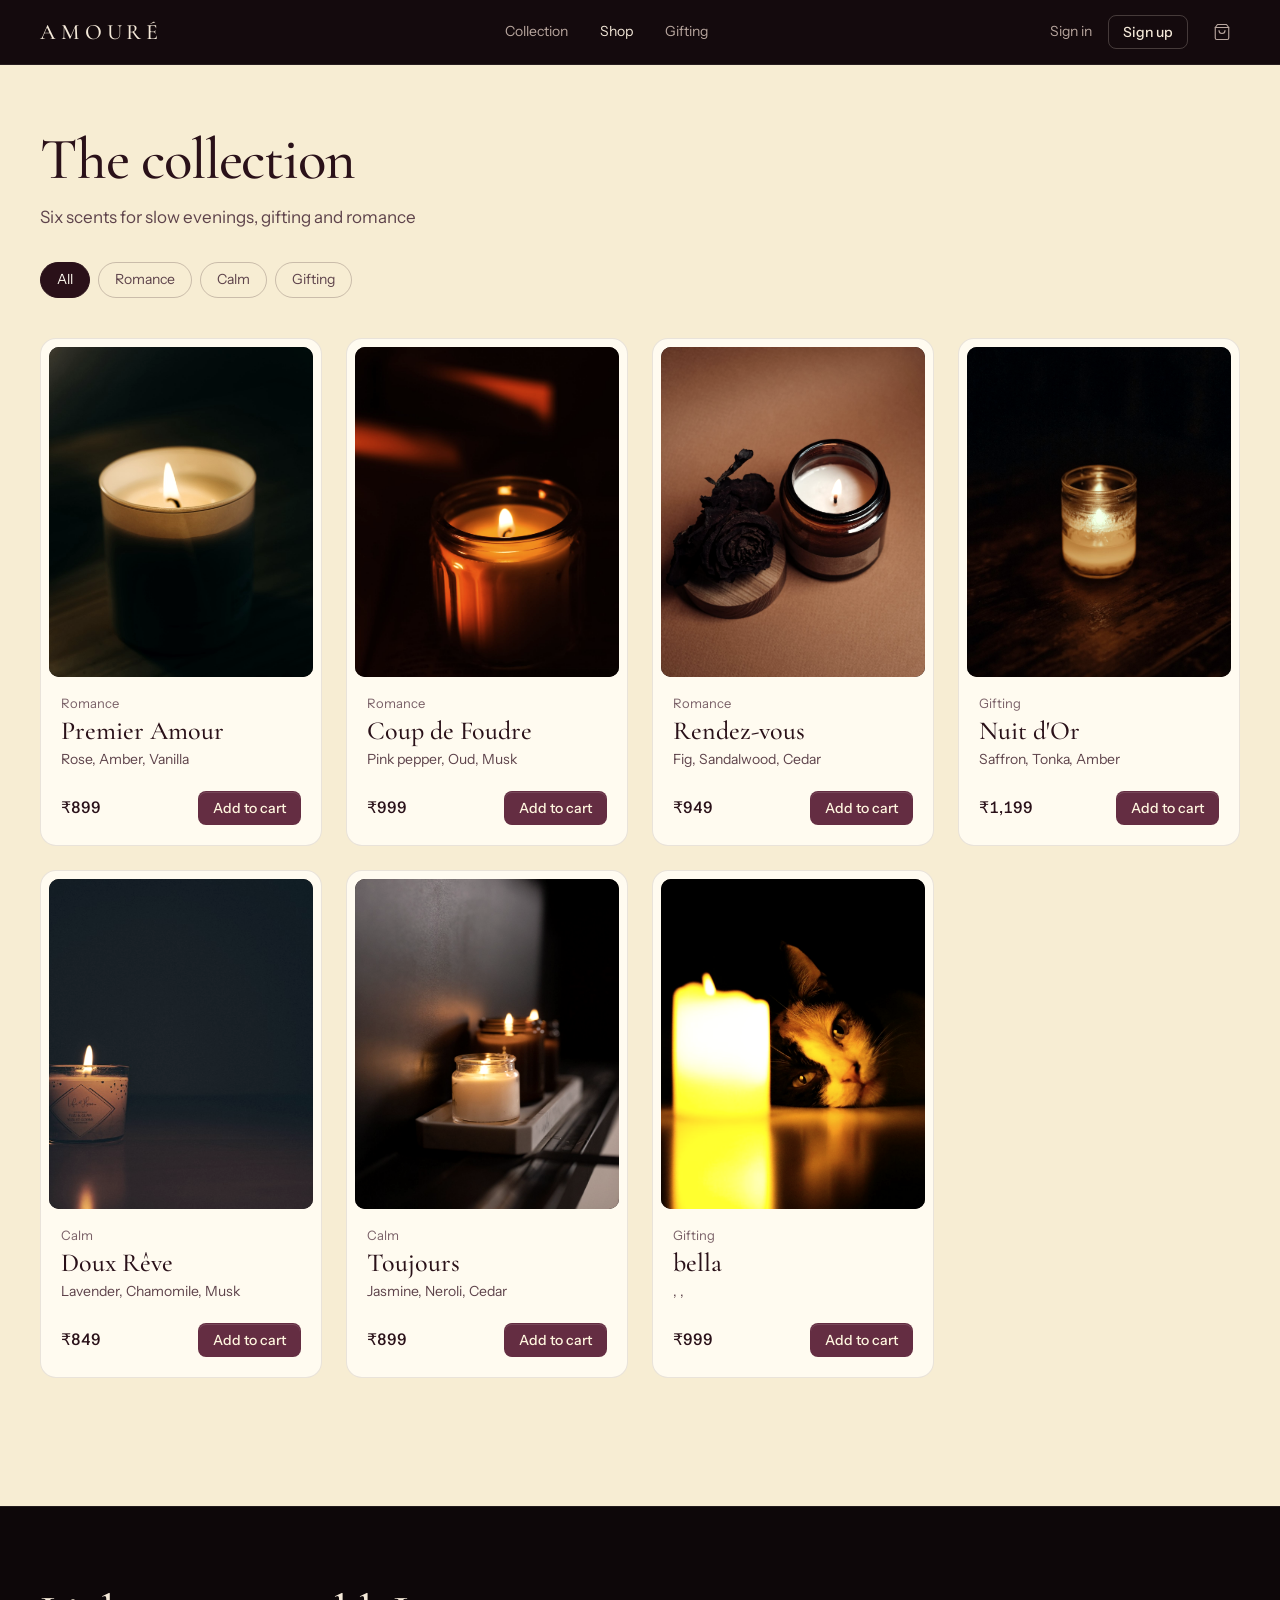
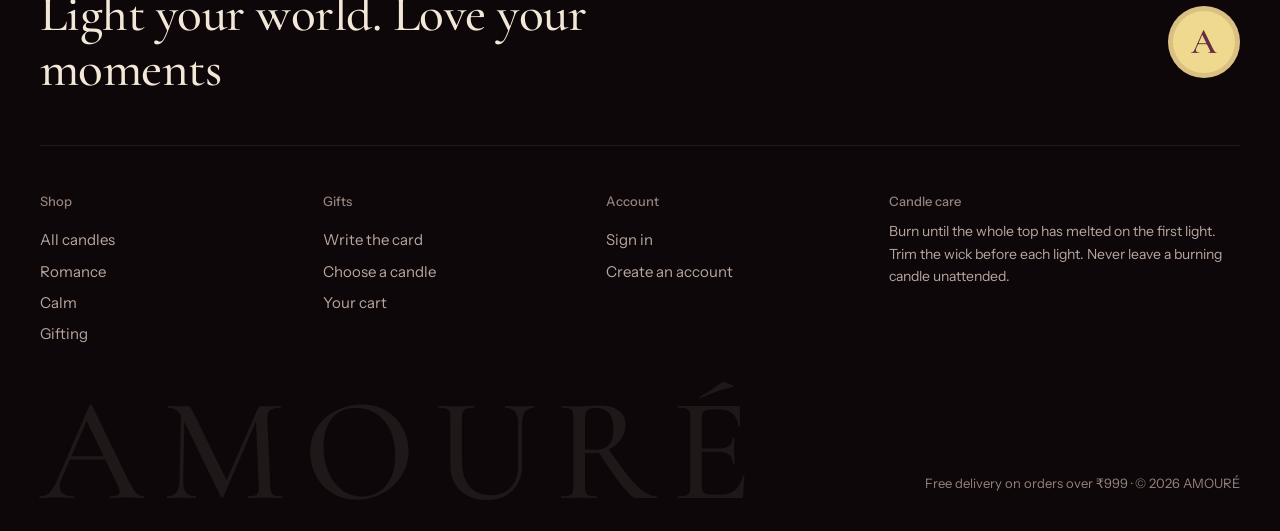
<file: shop.html>
<!doctype html>
<html lang="en">
<head>
  <meta charset="utf-8">
  <meta name="robots" content="noindex">
  <meta name="viewport" content="width=device-width, initial-scale=1">
  <title>Shop candles · AMOURÉ</title>
  <meta name="theme-color" content="#140A0D">
  <link rel="icon" href="assets/images/favicon.svg" type="image/svg+xml">
  <meta name="description" content="Hand-poured scented candles for slow evenings, gifting and romance.">
  <meta property="og:title" content="The collection · AMOURÉ">
  <meta property="og:image" content="assets/images/scenes/hero-poster.jpg">
  <link rel="preconnect" href="https://fonts.googleapis.com">
  <link rel="preconnect" href="https://fonts.gstatic.com" crossorigin>
  <link href="https://fonts.googleapis.com/css2?family=Cormorant+Garamond:wght@400;500;600&family=Instrument+Sans:wght@400;500;600&display=swap" rel="stylesheet">
  <link rel="stylesheet" href="assets/css/style.css">
</head>
<body data-page="shop" class="theme-cream">
  <header id="site-header"></header>

  <main class="page-main">
    <div class="wrap">
      <h1 class="page-title" data-reveal>The collection</h1>
      <p class="page-sub" data-reveal>Six scents for slow evenings, gifting and romance</p>
      <div class="filters" id="filters" role="group" aria-label="Filter by mood"></div>
      <div class="grid" id="products"></div>
    </div>
  </main>

  <footer id="site-footer"></footer>

  <script src="assets/vendor/gsap.min.js"></script>
  <script src="assets/vendor/lenis.min.js"></script>
  <script src="assets/js/config.js"></script>
  <script src="assets/js/products.js"></script>
  <script src="assets/js/auth.js"></script>
  <script src="assets/js/store.js"></script>
  <script>
    const { PRODUCTS, productCard, esc, initReveals } = window.Amoure;
    const MOODS = window.AMOURE_MOODS;
    let mood = new URLSearchParams(location.search).get("mood") || "all";

    function render() {
      const options = [["all", "All"], ...Object.entries(MOODS)];
      document.getElementById("filters").innerHTML = options
        .map(([key, label]) => `<button class="chip" data-mood="${esc(key)}" aria-pressed="${key === mood}">${esc(label)}</button>`)
        .join("");
      const list = mood === "all" ? PRODUCTS : PRODUCTS.filter((p) => p.mood === mood);
      document.getElementById("products").innerHTML =
        list.map(productCard).join("") || `<p class="muted">No candles in this mood yet</p>`;
      initReveals(document.getElementById("products"));
    }

    document.getElementById("filters").addEventListener("click", (e) => {
      const b = e.target.closest("[data-mood]");
      if (!b) return;
      mood = b.dataset.mood;
      history.replaceState(null, "", mood === "all" ? "shop.html" : `shop.html?mood=${mood}`);
      render();
    });

    render();
  </script>
</body>
</html>
</file>
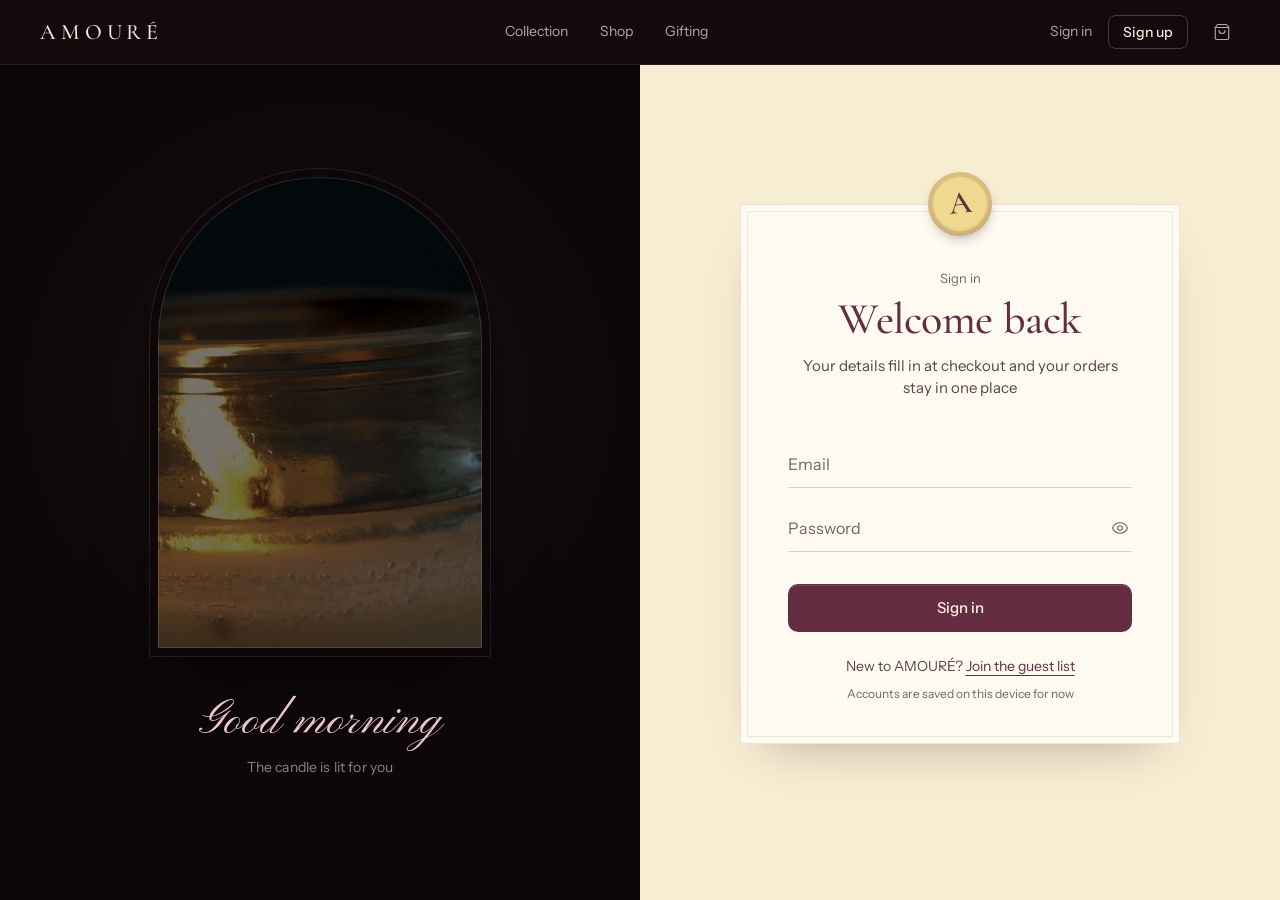
<file: signin.html>
<!doctype html>
<html lang="en">
<head>
  <meta charset="utf-8">
  <meta name="robots" content="noindex">
  <meta name="viewport" content="width=device-width, initial-scale=1">
  <title>Sign in · AMOURÉ</title>
  <meta name="theme-color" content="#140A0D">
  <link rel="icon" href="assets/images/favicon.svg" type="image/svg+xml">
  <link rel="preconnect" href="https://fonts.googleapis.com">
  <link rel="preconnect" href="https://fonts.gstatic.com" crossorigin>
  <link href="https://fonts.googleapis.com/css2?family=Cormorant+Garamond:ital,wght@0,400;0,500;0,600&family=Instrument+Sans:wght@400;500;600&family=Pinyon+Script&display=swap" rel="stylesheet">
  <link rel="stylesheet" href="assets/css/style.css">
</head>
<body data-page="signin" class="theme-cream">
  <header id="site-header"></header>

  <main class="auth" style="--light: 0.28">
    <div class="auth-scene" aria-hidden="true">
      <div class="auth-glow"></div>
      <div class="auth-arch">
        <video data-auth-video muted playsinline autoplay preload="auto" poster="assets/images/scenes/hero-poster.jpg"></video>
        <video data-auth-video muted playsinline preload="auto"></video>
      </div>
      <p class="auth-hand" data-hello>Good evening</p>
      <p class="auth-caption">The candle is lit for you</p>
    </div>

    <div class="auth-panel">
      <div class="auth-card" data-card>
        <span class="auth-seal" data-seal><span>A</span></span>
        <div class="auth-fill">
          <p class="auth-kicker" data-fill>Sign in</p>
          <h1 data-fill>Welcome back</h1>
          <p class="auth-sub" data-fill>Your details fill in at checkout and your orders stay in one place</p>
          <form class="auth-form" data-auth="signin" novalidate data-fill>
            <label class="float">
              <input name="email" type="email" required autocomplete="email" placeholder=" ">
              <span>Email</span>
            </label>
            <label class="float has-eye">
              <input name="password" type="password" required autocomplete="current-password" placeholder=" ">
              <span>Password</span>
              <button type="button" class="auth-eye" data-eye aria-label="Show password" aria-pressed="false"></button>
            </label>
            <p class="form-error" data-err role="alert" hidden></p>
            <button class="btn btn-merlot btn-lg btn-full" type="submit">Sign in</button>
          </form>
          <p class="auth-switch" data-fill>New to AMOURÉ? <a href="signup.html" data-swap>Join the guest list</a></p>
          <p class="auth-fine" data-fill>Accounts are saved on this device for now</p>
        </div>
        <div class="auth-done" data-done aria-live="polite">
          <p class="auth-done-name" data-done-name></p>
          <p class="auth-done-line">Taking you to your account</p>
        </div>
      </div>
    </div>
  </main>

  <script src="assets/vendor/gsap.min.js"></script>
  <script src="assets/js/config.js"></script>
  <script src="assets/js/products.js"></script>
  <script src="assets/js/auth.js"></script>
  <script src="assets/js/store.js"></script>
  <script src="assets/js/auth-page.js"></script>
</body>
</html>
</file>
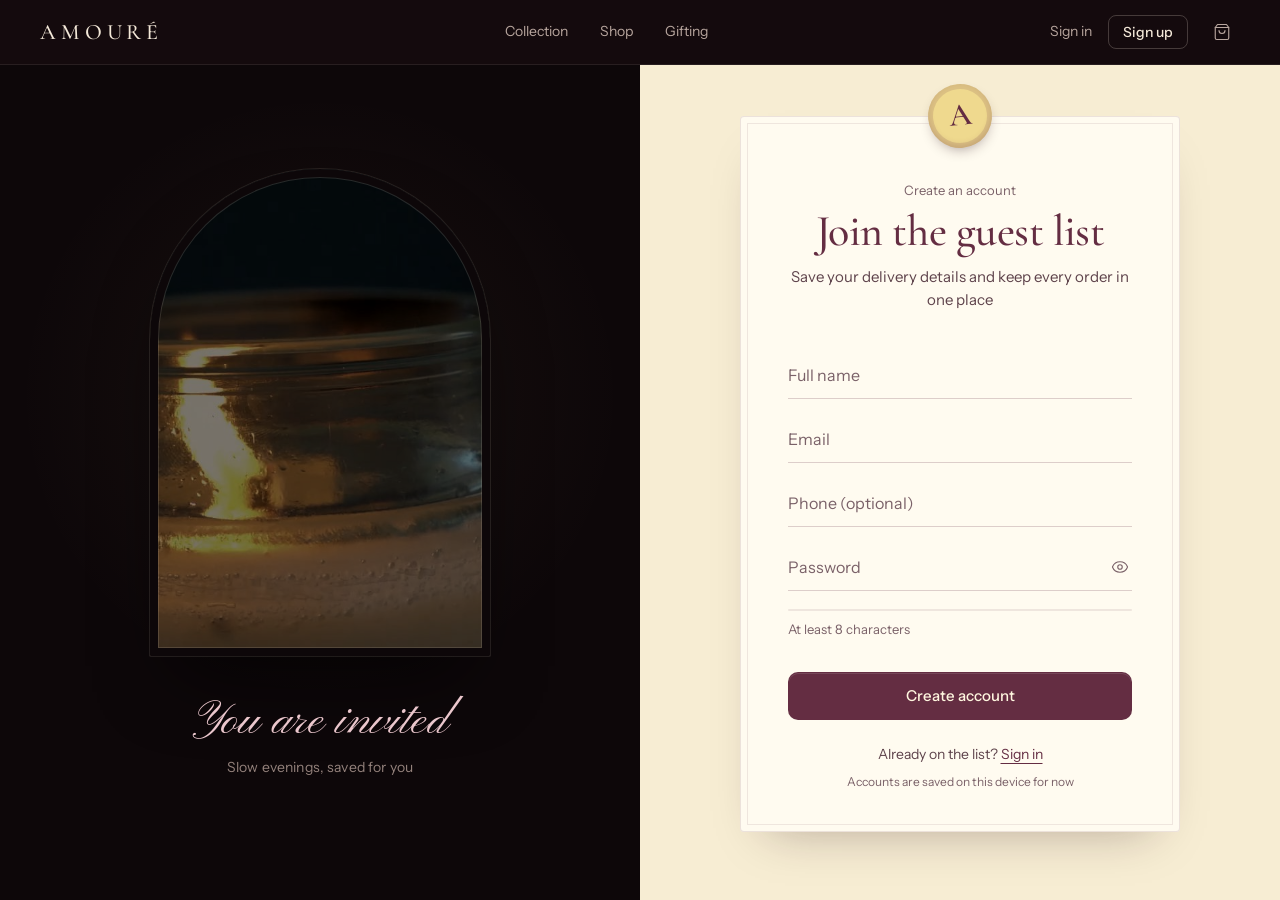
<file: signup.html>
<!doctype html>
<html lang="en">
<head>
  <meta charset="utf-8">
  <meta name="robots" content="noindex">
  <meta name="viewport" content="width=device-width, initial-scale=1">
  <title>Join the guest list · AMOURÉ</title>
  <meta name="theme-color" content="#140A0D">
  <link rel="icon" href="assets/images/favicon.svg" type="image/svg+xml">
  <link rel="preconnect" href="https://fonts.googleapis.com">
  <link rel="preconnect" href="https://fonts.gstatic.com" crossorigin>
  <link href="https://fonts.googleapis.com/css2?family=Cormorant+Garamond:ital,wght@0,400;0,500;0,600&family=Instrument+Sans:wght@400;500;600&family=Pinyon+Script&display=swap" rel="stylesheet">
  <link rel="stylesheet" href="assets/css/style.css">
</head>
<body data-page="signup" class="theme-cream">
  <header id="site-header"></header>

  <main class="auth" style="--light: 0.28">
    <div class="auth-scene" aria-hidden="true">
      <div class="auth-glow"></div>
      <div class="auth-arch">
        <video data-auth-video muted playsinline autoplay preload="auto" poster="assets/images/scenes/hero-poster.jpg"></video>
        <video data-auth-video muted playsinline preload="auto"></video>
      </div>
      <p class="auth-hand" >You are invited</p>
      <p class="auth-caption">Slow evenings, saved for you</p>
    </div>

    <div class="auth-panel">
      <div class="auth-card" data-card>
        <span class="auth-seal" data-seal><span>A</span></span>
        <div class="auth-fill">
          <p class="auth-kicker" data-fill>Create an account</p>
          <h1 data-fill>Join the guest list</h1>
          <p class="auth-sub" data-fill>Save your delivery details and keep every order in one place</p>
          <form class="auth-form" data-auth="signup" novalidate data-fill>
            <label class="float">
              <input name="name" type="text" required autocomplete="name" placeholder=" ">
              <span>Full name</span>
            </label>
            <label class="float">
              <input name="email" type="email" required autocomplete="email" placeholder=" ">
              <span>Email</span>
            </label>
            <label class="float">
              <input name="phone" type="tel" autocomplete="tel" placeholder=" " inputmode="tel">
              <span>Phone (optional)</span>
            </label>
            <label class="float has-eye">
              <input name="password" type="password" required autocomplete="new-password" placeholder=" " minlength="8">
              <span>Password</span>
              <button type="button" class="auth-eye" data-eye aria-label="Show password" aria-pressed="false"></button>
            </label>
            <div class="wick" data-wick aria-hidden="true"><i></i></div>
            <p class="auth-hint" data-wick-note>At least 8 characters</p>
            <p class="form-error" data-err role="alert" hidden></p>
            <button class="btn btn-merlot btn-lg btn-full" type="submit">Create account</button>
          </form>
          <p class="auth-switch" data-fill>Already on the list? <a href="signin.html" data-swap>Sign in</a></p>
          <p class="auth-fine" data-fill>Accounts are saved on this device for now</p>
        </div>
        <div class="auth-done" data-done aria-live="polite">
          <p class="auth-done-name" data-done-name></p>
          <p class="auth-done-line">Your name is on the list</p>
        </div>
      </div>
    </div>
  </main>

  <script src="assets/vendor/gsap.min.js"></script>
  <script src="assets/js/config.js"></script>
  <script src="assets/js/products.js"></script>
  <script src="assets/js/auth.js"></script>
  <script src="assets/js/store.js"></script>
  <script src="assets/js/auth-page.js"></script>
</body>
</html>
</file>
<file: assets/css/style.css>
/* AMOURÉ
   Direction: candlelight at night, then the gift box opened in warm light.
   Night ramp is tinted toward merlot; cream ramp is the buttercream of the packaging.
   Accent: butter yellow for the one figure that matters on dark (price), merlot on cream. */

:root {
  /* brand (packaging palette) */
  --merlot: #642D42;
  --merlot-deep: #4E2133;
  --pink: #D4A0AA;
  --butter: #EFD98E;
  --buttercream: #FFF6DF;
  --blush: #EBC7CD;
  --hand: "Pinyon Script", "Snell Roundhand", cursive;

  /* night ramp */
  --n0: #0D0709;
  --n1: #140A0D;
  --n2: #1C1114;
  --n3: #271A1D;
  --n-text: #F3E8D8;
  --n-text-2: #B9A79F;
  --n-text-3: #94827C;

  /* cream ramp */
  --c0: #F7EDD3;
  --c1: #FFFBF0;
  --c2: #EFE2C3;
  --c-text: #2A1119;
  --c-text-2: #5E434B;
  --c-text-3: #7A6168;

  --display: "Cormorant Garamond", "Iowan Old Style", Georgia, serif;
  --ui: "Instrument Sans", system-ui, -apple-system, "Segoe UI", sans-serif;

  --ease: cubic-bezier(0.22, 1, 0.36, 1);
  --fast: 160ms;
  --header: 64px;
}

/* themes set the working colours */
.theme-night, .site-header, .site-footer, .burn, .tray, .moods-section, .hero, .gift-dock, .mobile-menu, .marquee, .statement, .posters, .cart-pop, .band {
  --bg: var(--n1); --surface: var(--n2); --raised: var(--n3);
  --text: var(--n-text); --text-2: var(--n-text-2); --text-3: var(--n-text-3);
  --line: rgba(243, 232, 216, 0.09); --line-strong: rgba(243, 232, 216, 0.22);
  --accent-ink: var(--butter);
}
.theme-cream {
  --bg: var(--c0); --surface: var(--c1); --raised: var(--c2);
  --text: var(--c-text); --text-2: var(--c-text-2); --text-3: var(--c-text-3);
  --line: rgba(42, 17, 25, 0.10); --line-strong: rgba(42, 17, 25, 0.22);
  --accent-ink: var(--merlot);
}

*, *::before, *::after { box-sizing: border-box; }
html { -webkit-text-size-adjust: 100%; }
html.lenis, html.lenis body { height: auto; }
.lenis.lenis-smooth { scroll-behavior: auto !important; }
.lenis.lenis-stopped { overflow: hidden; }

body {
  margin: 0;
  font-family: var(--ui);
  font-size: 15px;
  line-height: 1.55;
  color: var(--text);
  background: var(--bg);
  -webkit-font-smoothing: antialiased;
}
img, svg { display: block; max-width: 100%; }
a { color: inherit; text-decoration: none; }
button { font: inherit; color: inherit; }
h1, h2, h3 { font-family: var(--display); font-weight: 500; line-height: 1.08; margin: 0; }
p { margin: 0; }
.wrap { width: min(1200px, 100% - 48px); margin-inline: auto; }
.sr-only { position: absolute; width: 1px; height: 1px; overflow: hidden; clip: rect(0 0 0 0); white-space: nowrap; }
.muted { color: var(--text-3); }
.label { font-size: 13px; color: var(--text-3); margin-bottom: 12px; }
.price, .tray-price, .buy-price, .tray-counter, .dock-total, .tabular { font-variant-numeric: tabular-nums; }
:focus-visible { outline: 2px solid var(--butter); outline-offset: 3px; border-radius: 6px; }
.theme-cream :focus-visible { outline-color: var(--merlot); }

/* ---------- buttons ---------- */
.btn {
  display: inline-flex; align-items: center; justify-content: center; gap: 8px;
  height: 44px; padding: 0 20px; border: 1px solid transparent; border-radius: 10px;
  font: 500 15px/1 var(--ui); cursor: pointer; white-space: nowrap;
  transition: background-color var(--fast) var(--ease), color var(--fast) var(--ease),
              border-color var(--fast) var(--ease), transform var(--fast) var(--ease);
}
.btn:active { transform: scale(0.98); }
.btn:disabled { opacity: 0.5; cursor: not-allowed; }
.btn-lg { height: 48px; padding: 0 24px; }
.btn-sm { height: 34px; padding: 0 14px; font-size: 14px; border-radius: 8px; }
.btn-full { width: 100%; }
.btn-light { background: var(--n-text); color: var(--c-text); box-shadow: inset 0 1px 0 rgba(255, 255, 255, 0.4); }
.btn-light:hover { background: var(--buttercream); }
.btn-merlot { background: var(--merlot); color: var(--buttercream); box-shadow: inset 0 1px 0 rgba(255, 255, 255, 0.12); }
.btn-merlot:hover { background: var(--merlot-deep); }
.btn-outline { border-color: var(--line-strong); color: var(--text); }
.btn-outline:hover { background: rgba(243, 232, 216, 0.08); }
.btn-quiet { background: var(--raised); border-color: var(--line); color: var(--text); }
.btn-quiet:hover { border-color: var(--line-strong); }
.btn-link {
  color: var(--text-2); font-size: 15px; text-decoration: underline; text-decoration-color: var(--line-strong);
  text-underline-offset: 5px; transition: color var(--fast) var(--ease), text-decoration-color var(--fast) var(--ease);
  background: none; border: 0; padding: 0; cursor: pointer;
}
.btn-link:hover { color: var(--text); text-decoration-color: currentColor; }
.round-btn {
  width: 40px; height: 40px; display: grid; place-items: center; border-radius: 20px;
  border: 1px solid var(--line-strong); background: rgba(20, 10, 13, 0.4); color: var(--text-2); cursor: pointer;
  transition: color var(--fast) var(--ease), border-color var(--fast) var(--ease), transform var(--fast) var(--ease);
}
.round-btn:hover { color: var(--text); border-color: var(--text-3); }
.round-btn:active { transform: scale(0.96); }

/* ---------- header ---------- */
.site-header {
  position: fixed; inset: 0 0 auto 0; z-index: 50;
  background: transparent; border-bottom: 1px solid transparent;
  transition: background-color 300ms var(--ease), border-color 300ms var(--ease);
}
.site-header.is-solid, .site-header.menu-open { background: var(--n1); border-bottom-color: var(--line); }
.nav { height: var(--header); display: flex; align-items: center; justify-content: space-between; gap: 24px; }
.logo { font-family: var(--display); font-weight: 500; font-size: 22px; letter-spacing: 0.22em; line-height: 1; color: var(--text); }
.nav-links { display: flex; gap: 32px; font-size: 14px; }
.nav-links a, .nav-text { color: var(--text-2); transition: color var(--fast) var(--ease); }
.nav-links a:hover, .nav-text:hover, .nav-links a[aria-current="page"] { color: var(--text); }
.nav-actions { display: flex; align-items: center; gap: 16px; }
.nav-account { display: flex; align-items: center; gap: 16px; font-size: 14px; }
.nav-user { display: inline-flex; align-items: center; gap: 8px; color: var(--text-2); }
.nav-user:hover { color: var(--text); }
.nav-cart { position: relative; display: grid; place-items: center; width: 36px; height: 36px; color: var(--text-2); }
.nav-cart:hover { color: var(--text); }
.nav-count {
  position: absolute; top: 2px; right: -2px; min-width: 18px; height: 18px; padding: 0 5px; border-radius: 9px;
  background: var(--butter); color: var(--c-text); font-size: 11px; font-weight: 600; line-height: 18px; text-align: center;
  font-variant-numeric: tabular-nums;
}
.nav-count[hidden] { display: none; }
.nav-menu { display: none; width: 36px; height: 36px; place-items: center; background: none; border: 0; color: var(--text); cursor: pointer; }
.mobile-menu { display: grid; padding: 8px 24px 24px; background: var(--n1); }
.mobile-menu[hidden] { display: none; }
.mobile-menu a { height: 44px; display: flex; align-items: center; color: var(--text-2); font-size: 16px; }
.mobile-sep { height: 1px; background: var(--line); margin: 8px 0; }

/* decorative videos: never show the phone's own play button or controls (the still poster shows instead) */
.hero-video, .auth-arch video { pointer-events: none; }
.hero-video::-webkit-media-controls, .auth-arch video::-webkit-media-controls,
.hero-video::-webkit-media-controls-panel, .auth-arch video::-webkit-media-controls-panel,
.hero-video::-webkit-media-controls-overlay-play-button, .auth-arch video::-webkit-media-controls-overlay-play-button,
.hero-video::-webkit-media-controls-start-playback-button, .auth-arch video::-webkit-media-controls-start-playback-button {
  display: none !important; -webkit-appearance: none; opacity: 0 !important;
}

/* ---------- hero: a real candle, filmed ---------- */
.hero { position: relative; min-height: 100svh; display: flex; align-items: center; overflow: hidden; background: #0c0a0a; }
.hero-media { position: absolute; top: 0; bottom: 0; left: 26%; right: 0; transform-origin: 62% 55%; }
.hero-video {
  position: absolute; inset: 0; width: 100%; height: 100%; object-fit: cover; object-position: 50% 42%;
  filter: sepia(0.32) saturate(0.95) contrast(1.06) brightness(0.92);
  -webkit-mask-image: linear-gradient(90deg, transparent 0%, #000 32%);
          mask-image: linear-gradient(90deg, transparent 0%, #000 32%);
}
.hero-out { opacity: 0; z-index: 50; transition: opacity 900ms var(--ease); }
.hero.is-out .hero-out { opacity: 1; }
.hero::before {
  content: ""; position: absolute; inset: 0; z-index: 1; pointer-events: none;
  background:
    linear-gradient(90deg, #0c0a0a 0%, rgba(12, 10, 10, 0.82) 24%, rgba(12, 10, 10, 0.2) 50%, rgba(12, 10, 10, 0) 64%),
    linear-gradient(180deg, rgba(12, 10, 10, 0.55) 0%, rgba(12, 10, 10, 0) 18%, rgba(12, 10, 10, 0) 72%, var(--n1) 100%);
}
.hero-scrim { position: absolute; inset: 0; z-index: 1; background: var(--n1); opacity: 0; pointer-events: none; }
.hero-content { position: relative; z-index: 2; padding-top: var(--header); margin-top: -4vh; }
.hero h1 { font-size: clamp(44px, 6.4vw, 88px); line-height: 1.03; letter-spacing: -0.02em; max-width: 9.5em; padding-bottom: 0.06em; }
.hero-sub { margin-top: 24px; max-width: 30rem; font-size: 19px; line-height: 1.5; color: var(--text-2); }
.hero-actions { margin-top: 40px; display: flex; align-items: center; gap: 24px; flex-wrap: wrap; }

.hero-cue {
  position: absolute; left: 0; right: 0; bottom: 32px; z-index: 2; width: max-content; margin-inline: auto;
  display: grid; justify-items: center; gap: 12px; font-size: 12px; color: var(--text-3); letter-spacing: 0.04em;
}
.hero-cue i { position: relative; width: 1px; height: 48px; overflow: hidden; background: rgba(243, 232, 216, 0.14); }
.hero-cue i::after { content: ""; position: absolute; left: 0; top: 0; width: 1px; height: 18px; background: var(--n-text-2); animation: cue 2.6s var(--ease) infinite; }
@keyframes cue { 0% { transform: translateY(-18px); } 70%, 100% { transform: translateY(48px); } }

/* soft cream-to-blush drift on headings that sit on dark */
.tint {
  background-image: linear-gradient(100deg, var(--n-text) 0%, var(--n-text) 28%, var(--blush) 50%, var(--n-text) 72%, var(--n-text) 100%);
  background-size: 300% 100%; background-position: 100% 50%;
  -webkit-background-clip: text; background-clip: text; color: transparent; -webkit-text-fill-color: transparent;
  animation: tint-drift 11s ease-in-out infinite alternate;
}
@keyframes tint-drift { to { background-position: 0% 50%; } }

/* scent words drifting past */
.marquee { background: var(--n1); border-block: 1px solid var(--line); overflow: hidden; padding: 20px 0; }
.marquee-track { display: flex; align-items: center; width: max-content; }
.marquee-track span { font-family: var(--display); font-size: clamp(26px, 2.6vw, 36px); color: var(--text-2); white-space: nowrap; }
.marquee-track i { width: 6px; height: 6px; border-radius: 3px; background: var(--butter); opacity: 0.7; margin: 0 32px; flex: none; }

/* ---------- bedside tray ---------- */
.tray { --room: 1; position: relative; background: var(--n1); min-height: 100svh; display: flex; align-items: center; overflow: hidden; }
.tray-room { position: absolute; inset: 0; }
.tray-room img {
  width: 100%; height: 100%; object-fit: cover; object-position: 50% 62%; transform-origin: 62% 60%;
  filter: brightness(calc(0.16 + 0.24 * var(--room))) saturate(0.8) sepia(0.25) blur(1.5px);
}
.tray-shade {
  position: absolute; inset: 0; pointer-events: none;
  background:
    linear-gradient(90deg, rgba(20, 10, 13, 0.94) 0%, rgba(20, 10, 13, 0.62) 32%, rgba(20, 10, 13, 0.08) 62%),
    linear-gradient(180deg, var(--n1) 0%, rgba(20, 10, 13, 0) 16%, rgba(20, 10, 13, 0) 82%, var(--n1) 100%);
}
.tray-inner { position: relative; z-index: 1; display: grid; grid-template-columns: minmax(0, 5fr) minmax(0, 7fr); gap: 48px; align-items: center; width: min(1200px, 100% - 48px); padding-block: 96px; }
.tray-copy { max-width: 440px; }
.tray-name { font-size: clamp(40px, 4.6vw, 60px); letter-spacing: -0.02em; }
.tray-meaning { margin-top: 8px; font-family: var(--display); font-size: 22px; color: var(--text-2); }
.tray-price { margin-top: 24px; font-size: 24px; font-weight: 500; color: var(--accent-ink); }
.tray-desc { margin-top: 16px; font-size: 16px; color: var(--text-2); max-width: 26rem; }
.notes { display: grid; grid-template-columns: repeat(3, minmax(0, 1fr)); gap: 16px; margin: 32px 0 0; }
.notes div { border-top: 1px solid var(--line-strong); padding-top: 12px; }
.notes dt { font-size: 13px; color: var(--text-3); }
.notes dd { margin: 4px 0 0; font-family: var(--display); font-size: 21px; line-height: 1.2; }
.tray-meta { margin-top: 20px; font-size: 14px; color: var(--text-3); }
.tray-actions { margin-top: 32px; display: flex; align-items: center; gap: 24px; flex-wrap: wrap; }

.tray-stage {
  position: relative; height: clamp(480px, 74vh, 720px);
  touch-action: pan-y; user-select: none; -webkit-user-select: none; cursor: grab;
}
.tray-stage.is-dragging { cursor: grabbing; }
.tray-stage:focus-visible { outline-offset: 8px; border-radius: 20px; }
.tray-orbit {
  position: absolute; left: 50%; top: 70%; width: 68%; height: 20%; transform: translateX(-50%);
  border-radius: 50%; border: 1px solid rgba(239, 217, 142, 0.14);
  background: radial-gradient(ellipse at 50% 50%, rgba(12, 8, 8, 0.1), rgba(12, 8, 8, 0.45));
}
.tray-glow {
  position: absolute; left: 50%; top: 80%; width: 50%; height: 24%; transform: translate(-50%, -50%);
  border-radius: 50%; background: radial-gradient(closest-side, rgba(239, 182, 112, 0.2), rgba(239, 182, 112, 0));
  opacity: var(--room); pointer-events: none;
}
.tray-ring { position: absolute; inset: 0; }
.ring-item {
  position: absolute; top: 0; left: 0; width: clamp(170px, 17vw, 250px); aspect-ratio: 3 / 4.2;
  padding: 0; border: 0; background: none; cursor: pointer; transform-origin: 50% 100%; will-change: transform;
  -webkit-tap-highlight-color: transparent;
}
.arch { display: block; overflow: hidden; border-radius: 999px 999px 14px 14px; background: var(--n0); }
.arch img, .arch svg, .arch .img-fallback { display: block; width: 100%; height: 100%; object-fit: cover; }
.ring-item .arch {
  position: absolute; inset: 0;
  box-shadow: 0 0 0 1px rgba(239, 217, 142, 0.16), 0 24px 50px rgba(0, 0, 0, 0.55);
  filter: brightness(calc(0.28 + 0.72 * var(--d, 1))) blur(calc((1 - var(--d, 1)) * 2.5px));
  transition: box-shadow 600ms var(--ease);
}
.ring-item .arch img { filter: sepia(0.12) saturate(0.95); pointer-events: none; }
.ring-item.is-front .arch { box-shadow: 0 0 0 1px rgba(239, 217, 142, 0.36), 0 30px 70px rgba(0, 0, 0, 0.6), 0 0 90px rgba(239, 170, 90, 0.16); }
.ring-shadow { position: absolute; left: 8%; right: 8%; bottom: -5%; height: 10%; border-radius: 50%; background: radial-gradient(closest-side, rgba(0, 0, 0, 0.65), transparent); }
.tray-hint { position: absolute; left: 0; right: 0; top: 4px; text-align: center; font-size: 13px; color: var(--text-3); z-index: 200; pointer-events: none; }
.tray-controls { margin-top: 40px; display: flex; align-items: center; gap: 16px; }
.tray-counter { font-size: 13px; color: var(--text-2); min-width: 56px; text-align: center; font-variant-numeric: tabular-nums; }

/* ---------- quote ---------- */
.statement { background: var(--n1); padding: 160px 0; }
.statement-text { font-family: var(--display); font-weight: 500; font-size: clamp(32px, 4.4vw, 60px); line-height: 1.2; letter-spacing: -0.01em; max-width: 20em; }
.word { display: inline-block; color: var(--n-text); animation: word-tint 7s ease-in-out infinite alternate; animation-delay: calc(var(--i) * -0.3s); }
@keyframes word-tint { from { color: var(--n-text); } to { color: var(--blush); } }
.statement-sign { margin-top: 40px; display: flex; align-items: center; gap: 12px; font-family: var(--display); font-size: 22px; color: var(--text-2); }
.mini-seal {
  width: 36px; height: 36px; border-radius: 18px; display: grid; place-items: center; flex: none;
  background: var(--butter); color: var(--merlot); font-family: var(--display); font-weight: 600; font-size: 20px;
  box-shadow: inset 0 0 0 3px rgba(100, 45, 66, 0.14);
}

/* ---------- buy: gift box ---------- */
.buy { position: relative; background: var(--c0); color: var(--c-text); padding: 128px 0; overflow: hidden; }
.promise {
  display: grid; grid-template-columns: repeat(4, minmax(0, 1fr)); margin: 112px 0 0; padding: 0; list-style: none;
  border-top: 1px solid var(--line); border-bottom: 1px solid var(--line);
}
.promise li { display: flex; align-items: center; gap: 12px; padding: 24px 24px 24px 0; font-size: 14px; line-height: 1.4; color: var(--text-2); }
.promise li + li { padding-left: 24px; border-left: 1px solid var(--line); }
.promise svg { flex: none; color: var(--merlot); }
.promise strong { display: block; font-weight: 500; color: var(--text); }
.buy-grid { display: grid; grid-template-columns: minmax(0, 1fr) minmax(0, 1fr); gap: 64px; align-items: center; }
.buy-media { position: relative; justify-self: center; width: min(460px, 100%); }
.arch-lg { position: relative; aspect-ratio: 4 / 5; border-radius: 999px 999px 20px 20px; box-shadow: 0 30px 60px rgba(42, 17, 25, 0.18); transform-origin: 50% 80%; }
.arch-photo { position: absolute; inset: 0; }
.buy-thumbs { display: flex; justify-content: center; gap: 8px; margin-top: 20px; }
.buy-thumbs[hidden] { display: none; }
.buy-thumb { width: 52px; height: 64px; padding: 0; overflow: hidden; border: 0; border-radius: 26px 26px 6px 6px; background: var(--n0); cursor: pointer; opacity: 0.55; transition: opacity var(--fast) var(--ease), box-shadow var(--fast) var(--ease); }
.buy-thumb img { width: 100%; height: 100%; object-fit: cover; filter: sepia(0.14) saturate(0.9) contrast(1.03); }
.buy-thumb:hover { opacity: 0.85; }
.buy-thumb[aria-pressed="true"] { opacity: 1; box-shadow: 0 0 0 2px var(--c0), 0 0 0 3px var(--merlot); }
.buy-thumb:focus-visible { outline: 2px solid var(--merlot); outline-offset: 3px; }
.arch-photo img, .arch-photo svg, .arch-photo .img-fallback { width: 100%; height: 100%; object-fit: cover; filter: sepia(0.1); }
.buy-seal {
  position: absolute; right: -16px; bottom: 56px; width: 84px; height: 84px; border-radius: 42px; display: grid; place-items: center;
  background: var(--butter); color: var(--merlot); font-family: var(--display); font-weight: 600;
  box-shadow: inset 0 0 0 5px rgba(100, 45, 66, 0.14), 0 8px 20px rgba(42, 17, 25, 0.18);
}
.buy-seal span { font-size: 42px; line-height: 1; transform: translateY(-2px); }

.buy-panel { max-width: 460px; }
.buy-name { font-size: clamp(40px, 4.4vw, 56px); letter-spacing: -0.02em; }
.buy-meaning { margin-top: 8px; font-family: var(--display); font-size: 22px; color: var(--text-2); }
.buy-price { margin-top: 24px; font-size: 26px; font-weight: 500; color: var(--merlot); }
.buy-desc { margin-top: 16px; font-size: 16px; color: var(--text-2); }
.buy-meta { margin-top: 20px; font-size: 14px; color: var(--text-3); }
.buy-stock { margin-top: 8px; font-size: 14px; color: var(--merlot); display: flex; align-items: center; gap: 8px; }
.buy-stock::before { content: ""; width: 6px; height: 6px; border-radius: 50%; background: currentColor; }
.buy-stock:empty { display: none; }
.stock-note { display: block; margin-top: 2px; font-size: 12px; font-weight: 400; color: var(--merlot); }
.shop-notice { position: fixed; right: 24px; bottom: calc(24px + var(--dock-h, 96px) + 12px); z-index: 60; max-width: 300px; padding: 12px 16px; border-radius: 10px;
  background: var(--n2); color: var(--n-text); font-size: 14px; line-height: 1.4; box-shadow: 0 0 0 1px var(--line), 0 16px 32px -12px rgba(0, 0, 0, 0.5);
  opacity: 0; transform: translateY(8px); pointer-events: none; transition: opacity 240ms var(--ease), transform 240ms var(--ease); }
.shop-notice.is-on { opacity: 1; transform: none; }
.buy-row { margin-top: 32px; display: flex; gap: 12px; align-items: center; flex-wrap: wrap; }
.stepper { display: inline-flex; align-items: center; height: 48px; border: 1px solid var(--line-strong); border-radius: 10px; background: var(--c1); }
.stepper button { width: 40px; height: 100%; display: grid; place-items: center; border: 0; background: none; color: var(--text-2); cursor: pointer; transition: color var(--fast) var(--ease); }
.stepper button:hover { color: var(--text); }
.stepper input { width: 36px; height: 100%; border: 0; background: none; text-align: center; font: 500 15px var(--ui); color: var(--text); font-variant-numeric: tabular-nums; padding: 0; }
.stepper input:focus { outline: none; }
.swatches { margin-top: 32px; display: flex; gap: 8px; flex-wrap: wrap; }
.swatch {
  width: 56px; height: 56px; padding: 0; border: 0; border-radius: 10px; overflow: hidden; cursor: pointer; background: var(--n1);
  box-shadow: 0 0 0 1px var(--line); transition: box-shadow var(--fast) var(--ease), transform var(--fast) var(--ease);
}
.swatch img, .swatch svg, .swatch .img-fallback { width: 100%; height: 100%; object-fit: cover; }
.swatch:hover { box-shadow: 0 0 0 1px var(--line-strong); }
.swatch[aria-pressed="true"] { box-shadow: 0 0 0 2px var(--c0), 0 0 0 4px var(--merlot); }
.swatch:active { transform: scale(0.97); }

/* ---------- moods ---------- */
.moods-section { background: var(--n1); padding: 128px 0; }
.section-head { display: flex; justify-content: space-between; align-items: baseline; gap: 16px; margin-bottom: 32px; }
.section-head h2 { font-size: clamp(32px, 3.4vw, 44px); letter-spacing: -0.01em; }
.moods { display: grid; grid-template-columns: repeat(3, minmax(0, 1fr)); gap: 16px; }
.mood { position: relative; aspect-ratio: 4 / 5; border-radius: 16px; overflow: hidden; background: var(--n0); isolation: isolate; }
.mood-img { position: absolute; inset: 0; }
.mood-img img, .mood-img svg, .mood-img .img-fallback { width: 100%; height: 100%; object-fit: cover; filter: brightness(0.72); transition: filter 400ms var(--ease); }
.mood:hover .mood-img img { filter: brightness(0.9); }
.mood::after { content: ""; position: absolute; inset: 0; background: linear-gradient(180deg, rgba(13, 7, 9, 0) 45%, rgba(13, 7, 9, 0.85) 100%); }
.mood-text { position: absolute; left: 24px; right: 24px; bottom: 24px; z-index: 1; display: grid; gap: 4px; }
.mood-name { font-family: var(--display); font-size: 34px; line-height: 1.05; }
.mood-line { font-size: 14px; color: var(--text-2); }

/* ---------- poster wall ---------- */
.posters { position: relative; background: var(--n0); overflow: hidden; }
.posters-track { display: flex; align-items: center; gap: 64px; height: 100svh; padding: calc(var(--header) + 32px) 48px 48px max(24px, (100vw - 1200px) / 2); width: max-content; }
.posters-intro { width: min(360px, 80vw); flex: none; }
.posters-intro h2 { font-size: clamp(40px, 4.6vw, 64px); letter-spacing: -0.02em; padding-bottom: 0.06em; }
.posters-intro p { margin-top: 16px; color: var(--text-2); font-size: 17px; max-width: 22rem; }
.poster {
  position: relative; flex: none; margin: 0; width: clamp(250px, 23vw, 340px); padding: 12px;
  background: linear-gradient(145deg, #3a2618, #22150d); border-radius: 4px;
  box-shadow: inset 0 0 0 1px rgba(255, 220, 180, 0.08), 0 30px 50px rgba(0, 0, 0, 0.5);
  transform: rotate(-0.8deg);
}
.poster:nth-of-type(even) { transform: rotate(0.7deg); margin-top: 56px; }
.poster::before {   /* picture light on the wall above each print */
  content: ""; position: absolute; left: -40%; right: -40%; top: -60%; height: 110%; pointer-events: none;
  background: radial-gradient(ellipse 42% 45% at 50% 50%, rgba(239, 200, 130, 0.11), transparent 72%);
}
.poster-art {
  position: relative; aspect-ratio: 3 / 4; padding: 24px 22px; display: flex; flex-direction: column; align-items: center;
  text-align: center; overflow: hidden; box-shadow: inset 0 0 0 1px rgba(0, 0, 0, 0.08);
}
.poster-top { align-self: stretch; display: flex; justify-content: space-between; align-items: baseline; font-family: var(--display); font-size: 15px; letter-spacing: 0.18em; }
.poster-top span { font-size: 13px; letter-spacing: 0.02em; opacity: 0.8; }
.poster-svg { width: 60%; margin: auto 0 16px; }
.poster-art h3 { font-size: clamp(28px, 2.4vw, 36px); }
.poster-art > p { margin-top: 6px; font-family: var(--display); font-size: 18px; opacity: 0.85; text-wrap: balance; }
.poster-foot { margin-top: auto; padding-top: 16px; font-size: 11px; letter-spacing: 0.14em; text-transform: uppercase; opacity: 0.8; }
.p-merlot { background: var(--merlot); color: var(--buttercream); }
.p-merlot .poster-svg { color: var(--butter); }
.p-cream { background: var(--buttercream); color: var(--merlot); justify-content: space-between; }
.p-pink { background: var(--pink); color: var(--merlot); }
.p-night { background: #1C1114; color: var(--n-text); text-align: left; align-items: stretch; }
.p-night h3 { margin-top: 32px; }
.p-butter { background: var(--butter); color: var(--merlot); }
.p-gift { background: var(--buttercream); color: var(--merlot); justify-content: flex-end; }
.poster-art .poster-quote { font-family: var(--display); font-weight: 500; font-size: clamp(32px, 2.8vw, 42px); line-height: 1.08; margin: auto 0; opacity: 1; text-wrap: balance; }
.poster-art .poster-quote.small { position: relative; z-index: 1; margin: 0; font-size: 26px; background: var(--buttercream); padding: 8px 12px; border-radius: 4px; }
.poster-seal {
  width: 64px; height: 64px; border-radius: 32px; display: grid; place-items: center;
  background: var(--butter); color: var(--merlot); font-family: var(--display); font-weight: 600; font-size: 34px;
  box-shadow: inset 0 0 0 5px rgba(100, 45, 66, 0.14), 0 4px 10px rgba(42, 17, 25, 0.15);
}
.p-gift .poster-seal { position: absolute; left: 50%; top: 42%; transform: translate(-50%, -50%); z-index: 2; }
.poster-ribbon-v { position: absolute; top: 0; bottom: 0; left: 50%; width: 28px; transform: translateX(-50%); background: var(--pink); }
.poster-ribbon-h { position: absolute; left: 0; right: 0; top: 42%; height: 28px; transform: translateY(-50%); background: var(--pink); }
.poster-steps { margin: 20px 0 0; padding: 0; list-style: none; counter-reset: s; display: grid; gap: 14px; font-size: 14px; line-height: 1.45; color: var(--n-text-2); }
.poster-steps li { counter-increment: s; display: grid; grid-template-columns: 32px 1fr; }
.poster-steps li::before { content: counter(s, decimal-leading-zero); font-family: var(--display); color: var(--butter); font-size: 17px; line-height: 1.2; }

/* ---------- full-bleed band ---------- */
.band { position: relative; height: 92svh; min-height: 560px; overflow: hidden; display: flex; align-items: flex-end; background: var(--n0); }
.band-media, .band-shade { position: absolute; inset: 0; }
.band-media img { width: 100%; height: 100%; object-fit: cover; object-position: 50% 55%; filter: sepia(0.15) saturate(0.9) brightness(0.85); }
.band-shade { background: linear-gradient(0deg, rgba(13, 7, 9, 0.88) 0%, rgba(13, 7, 9, 0.2) 50%, rgba(13, 7, 9, 0) 70%); }
.band-text { position: relative; padding-bottom: 96px; }
.band-quote { font-family: var(--display); font-weight: 500; font-size: clamp(40px, 5.6vw, 80px); line-height: 1.04; letter-spacing: -0.02em; max-width: 10em; text-wrap: balance; padding-bottom: 0.06em; }
.band-sub { margin-top: 16px; color: var(--n-text-2); font-size: 18px; }

/* photo prints on the wall */
.p-photo { background: var(--n0); color: var(--buttercream); justify-content: space-between; }
.p-photo img { position: absolute; inset: 0; width: 100%; height: 100%; object-fit: cover; filter: sepia(0.15) saturate(0.9) brightness(0.82); }
.p-photo::after { content: ""; position: absolute; inset: 0; background: linear-gradient(180deg, rgba(13, 7, 9, 0.55) 0%, rgba(13, 7, 9, 0) 28%, rgba(13, 7, 9, 0) 52%, rgba(13, 7, 9, 0.86) 100%); }
.p-photo > :not(img) { position: relative; z-index: 1; }
.poster-bottom { align-self: stretch; text-align: left; }
.poster-bottom p { margin-top: 8px; font-size: 11px; letter-spacing: 0.14em; text-transform: uppercase; opacity: 0.85; }
.p-pink { justify-content: space-between; }

/* ---------- tonight is for ---------- */
.evening { display: flex; align-items: center; gap: 8px; flex-wrap: wrap; margin-bottom: 20px; }
.evening-label { font-size: 13px; color: var(--text-3); margin-right: 4px; }
.evening-chip {
  height: 32px; padding: 0 14px; border-radius: 16px; border: 1px solid var(--line-strong); background: transparent;
  color: var(--text-2); font-size: 13px; cursor: pointer;
  transition: background-color var(--fast) var(--ease), color var(--fast) var(--ease), border-color var(--fast) var(--ease);
}
.evening-chip:hover { color: var(--text); border-color: var(--text-3); }
.evening-chip[aria-pressed="true"] { background: var(--n-text); border-color: var(--n-text); color: var(--c-text); }

/* candlelight that follows the pointer across the dark room */
.tray-room .tray-room-lit {
  position: absolute; inset: 0; opacity: 0; transition: opacity 800ms var(--ease);
  filter: brightness(0.72) saturate(0.9) sepia(0.3) blur(1px);
  -webkit-mask-image: radial-gradient(circle 260px at var(--mx, 72%) var(--my, 60%), #000 0%, rgba(0, 0, 0, 0.45) 45%, transparent 100%);
          mask-image: radial-gradient(circle 260px at var(--mx, 72%) var(--my, 60%), #000 0%, rgba(0, 0, 0, 0.45) 45%, transparent 100%);
}
.tray.is-lighting .tray-room .tray-room-lit { opacity: 1; }

/* ---------- burn-down scroll candle ---------- */
.burn { position: fixed; right: 20px; top: 50%; width: 12px; height: 128px; margin-top: -64px; z-index: 40; pointer-events: none; --wax: 1; }
.burn-wax {
  position: absolute; left: 2px; bottom: 0; width: 8px; height: calc(var(--wax) * 108px); border-radius: 3px 3px 2px 2px;
  background: linear-gradient(90deg, #c48f99 0%, #e3b8c0 45%, #c48f99 100%); box-shadow: 0 0 0 1px rgba(20, 10, 13, 0.25);
}
.burn-wick { position: absolute; left: 5.5px; width: 1px; height: 5px; bottom: calc(var(--wax) * 108px); background: #2a1a14; }
.burn-flame {
  position: absolute; left: 2.5px; width: 7px; height: 11px; bottom: calc(var(--wax) * 108px + 4px);
  border-radius: 50% 50% 50% 50% / 62% 62% 38% 38%;
  background: radial-gradient(ellipse at 50% 70%, #fff4d6 0%, #f3c46a 45%, #e0893c 100%);
  transform-origin: 50% 100%; animation: burn-flicker 2.2s ease-in-out infinite;
  transition: opacity 400ms var(--ease);
}
.burn.is-out .burn-flame { opacity: 0; }
@keyframes burn-flicker { 0%, 100% { transform: scale(1, 1) rotate(0); } 30% { transform: scale(0.94, 1.06) rotate(-3deg); } 65% { transform: scale(1.04, 0.96) rotate(2deg); } }

/* ---------- write the card ---------- */
.note { background: var(--c2); color: var(--c-text); padding: 128px 0; overflow: hidden;
  --text: var(--c-text); --text-2: var(--c-text-2); --text-3: var(--c-text-3); --surface: var(--c1); --line: rgba(42, 17, 25, 0.10); --line-strong: rgba(42, 17, 25, 0.22); }
.note-grid { display: grid; grid-template-columns: minmax(0, 1fr) minmax(0, 1.1fr); gap: 64px; align-items: center; }
.note-copy h2 { font-size: clamp(40px, 4.6vw, 60px); letter-spacing: -0.02em; }
.note-sub { margin-top: 12px; color: var(--text-2); font-size: 17px; max-width: 28rem; }
.note-form { margin-top: 32px; max-width: 460px; }
.note-actions { display: flex; align-items: center; justify-content: space-between; gap: 16px; }
.note-count { font-size: 13px; color: var(--text-3); }
.note-status { font-size: 14px; color: var(--merlot); min-height: 20px; }
.note-stage { position: relative; height: 420px; display: grid; place-items: center; }
.note-envelope {
  position: absolute; width: min(440px, 88%); aspect-ratio: 7 / 5; border-radius: 6px;
  background: linear-gradient(170deg, #6e3349 0%, #5a2639 100%); transform: rotate(4deg) translate(6%, 8%);
  box-shadow: 0 30px 50px rgba(42, 17, 25, 0.22);
}
.note-envelope::before {   /* the flap */
  content: ""; position: absolute; inset: 0 0 38% 0; background: linear-gradient(180deg, #7a3a52, #64293f);
  clip-path: polygon(0 0, 100% 0, 50% 100%); border-radius: 6px 6px 0 0;
}
.note-card {
  position: relative; width: min(400px, 82%); aspect-ratio: 7 / 5; padding: 28px 32px; border-radius: 4px;
  background: linear-gradient(180deg, #FFFAEE 0%, #FBF1DC 100%); color: var(--merlot);
  box-shadow: 0 1px 0 rgba(255, 255, 255, 0.8) inset, 0 18px 36px rgba(42, 17, 25, 0.2);
  transform: rotate(-2.5deg); display: flex; flex-direction: column;
}
.note-card::after { content: ""; position: absolute; inset: 10px; border: 1px solid rgba(212, 160, 170, 0.7); border-radius: 2px; pointer-events: none; }
.note-seal {
  position: absolute; top: -18px; right: 28px; width: 44px; height: 44px; border-radius: 22px; display: grid; place-items: center;
  background: var(--butter); color: var(--merlot); font-family: var(--display); font-weight: 600; font-size: 22px;
  box-shadow: inset 0 0 0 3px rgba(100, 45, 66, 0.14), 0 4px 10px rgba(42, 17, 25, 0.18);
}
.note-to, .note-from { font-family: var(--display); font-size: 17px; color: rgba(100, 45, 66, 0.75); }
.note-to span, .note-from span, .note-msg { font-family: var(--hand); color: var(--merlot); }
.note-to span, .note-from span { font-size: 26px; margin-left: 4px; }
.note-msg { flex: 1; display: flex; align-items: center; font-size: clamp(24px, 2.4vw, 32px); line-height: 1.25; padding: 4px 0; overflow-wrap: anywhere; }
.note-card.is-placeholder .note-msg { color: rgba(100, 45, 66, 0.45); }
.note-from { text-align: right; }
.note-mark { position: absolute; left: 32px; bottom: 16px; font-family: var(--display); font-size: 11px; letter-spacing: 0.24em; color: rgba(100, 45, 66, 0.5); }

/* ---------- opening ---------- */
.intro { display: none; }
.has-intro .intro {
  display: grid; position: fixed; inset: 0; z-index: 100; place-content: center; justify-items: center; gap: 16px;
  background: #0c0a0a; color: var(--n-text); clip-path: inset(0 0 0 0);
}
.intro-word { font-family: var(--display); font-weight: 500; font-size: clamp(44px, 7vw, 96px); letter-spacing: 0.22em; margin-right: -0.22em; line-height: 1; }
.intro-word span { display: inline-block; opacity: 0; }
.intro-line { font-family: var(--display); font-size: 18px; color: var(--n-text-3); opacity: 0; }
.has-intro body { overflow: hidden; }

/* one warm grade on every product photo, so the collection reads as one shoot */
.card-img img, .swatch img, .line-img img, .pop-img img, .auth-media img, .arch-photo img, .ring-item .arch img { filter: sepia(0.14) saturate(0.9) contrast(1.03); }
.mood-img img { filter: sepia(0.14) saturate(0.9) contrast(1.03) brightness(0.72); }
.mood:hover .mood-img img { filter: sepia(0.14) saturate(0.9) contrast(1.03) brightness(0.9); }
.card-img:hover img { filter: sepia(0.14) saturate(0.9) contrast(1.03) brightness(1.08); }

/* photos fade in as they arrive */
img { transition: opacity 600ms var(--ease); }
img.img-wait { opacity: 0; }

/* soft cross-fade between pages (supported browsers) */
@view-transition { navigation: auto; }
::view-transition-old(root), ::view-transition-new(root) { animation-duration: 360ms; animation-timing-function: var(--ease); }

/* ---------- cart popup from the gift stack ---------- */
.gift-dock { font: inherit; text-align: left; cursor: pointer; }
.cart-pop {
  position: fixed; right: 24px; bottom: calc(24px + var(--dock-h, 96px) + 12px); z-index: 61;
  width: min(380px, calc(100vw - 32px)); max-height: min(70vh, 560px); display: flex; flex-direction: column;
  background: var(--n2); color: var(--n-text); border: 1px solid var(--line); border-radius: 16px;
  box-shadow: 0 16px 40px rgba(0, 0, 0, 0.4); transform-origin: 100% 100%;
}
.cart-pop[hidden] { display: none; }
.pop-head { display: flex; align-items: center; justify-content: space-between; padding: 16px 12px 12px 20px; border-bottom: 1px solid var(--line); }
.pop-head h2 { font-size: 24px; }
.pop-close { width: 32px; height: 32px; display: grid; place-items: center; border: 0; background: none; color: var(--text-2); cursor: pointer; border-radius: 8px; transition: background-color var(--fast) var(--ease), color var(--fast) var(--ease); }
.pop-close:hover { background: var(--raised); color: var(--text); }
.pop-lines { list-style: none; margin: 0; padding: 8px 12px; overflow-y: auto; flex: 1; }
.pop-line { display: grid; grid-template-columns: 48px minmax(0, 1fr) auto; gap: 12px; align-items: start; padding: 8px; border-radius: 10px; }
.pop-img { width: 48px; height: 56px; border-radius: 6px; overflow: hidden; background: var(--n0); }
.pop-img img, .pop-img svg, .pop-img .img-fallback { width: 100%; height: 100%; object-fit: cover; }
.pop-info { display: grid; gap: 2px; min-width: 0; }
.pop-name { font-family: var(--display); font-size: 19px; line-height: 1.15; }
.pop-price { font-size: 13px; color: var(--text-2); font-variant-numeric: tabular-nums; }
.pop-row { display: flex; align-items: center; gap: 12px; margin-top: 6px; }
.pop-step { display: inline-flex; align-items: center; height: 30px; border: 1px solid var(--line-strong); border-radius: 8px; }
.pop-step button { width: 28px; height: 100%; display: grid; place-items: center; border: 0; background: none; color: var(--text-2); cursor: pointer; }
.pop-step button:hover { color: var(--text); }
.pop-step span { min-width: 22px; text-align: center; font-size: 14px; font-variant-numeric: tabular-nums; }
.pop-remove { font-size: 13px; color: var(--text-3); background: none; border: 0; padding: 0; cursor: pointer; text-decoration: underline; text-underline-offset: 3px; }
.pop-remove:hover { color: var(--text); }
.pop-total { font-weight: 500; font-variant-numeric: tabular-nums; padding-top: 2px; }
.pop-foot { padding: 16px 20px 20px; border-top: 1px solid var(--line); display: grid; gap: 12px; }
.pop-sum { display: flex; justify-content: space-between; font-variant-numeric: tabular-nums; }
.pop-note { font-size: 13px; color: var(--text-3); }
.pop-actions { display: flex; gap: 16px; align-items: center; }
.pop-empty { padding: 24px 20px; color: var(--text-2); }

/* ---------- footer ---------- */
.site-footer { background: var(--n0); color: var(--text); border-top: 1px solid var(--line); overflow: hidden; }
.footer-top { display: flex; justify-content: space-between; align-items: center; gap: 24px; padding: 80px 0 48px; border-bottom: 1px solid var(--line); }
.footer-line { font-family: var(--display); font-weight: 500; font-size: clamp(32px, 4vw, 52px); line-height: 1.08; letter-spacing: -0.01em; max-width: 12em; }
.footer-seal { width: 72px; height: 72px; border-radius: 36px; flex: none; display: grid; place-items: center; background: var(--butter); color: var(--merlot); font-family: var(--display); font-weight: 600; font-size: 36px; box-shadow: inset 0 0 0 5px rgba(100, 45, 66, 0.14); }
.footer-cols { display: grid; grid-template-columns: repeat(3, minmax(0, 1fr)) minmax(0, 1.4fr); gap: 32px; padding: 48px 0; }
.footer-cols h3 { font-family: var(--ui); font-size: 13px; font-weight: 500; color: var(--text-3); margin-bottom: 12px; }
.footer-cols .footer-sub { margin-top: 24px; }
.footer-cols nav { display: grid; align-content: start; gap: 8px; font-size: 15px; }
.footer-cols nav a { color: var(--text-2); transition: color var(--fast) var(--ease); justify-self: start; }
.footer-cols nav a:hover { color: var(--text); }
.footer-care p { font-size: 14px; line-height: 1.6; color: var(--text-2); max-width: 30rem; }
.footer-base { display: flex; flex-wrap: wrap; justify-content: space-between; align-items: flex-end; gap: 16px 24px; padding-bottom: 32px; }
.footer-base .fine { flex: none; padding-bottom: 6px; }
.footer-word { font-family: var(--display); font-weight: 500; font-size: clamp(56px, 11.5vw, 168px); line-height: 0.8; letter-spacing: 0.12em; color: rgba(243, 232, 216, 0.08); transition: color 600ms var(--ease); margin-bottom: -0.08em; }
.footer-word:hover { color: rgba(243, 232, 216, 0.14); }
.footer-base .fine { white-space: nowrap; }
.fine { font-size: 13px; color: var(--text-3); }

/* ---------- gift-box cart dock ---------- */
.gift-dock {
  position: fixed; right: 24px; bottom: 24px; z-index: 60;
  display: flex; align-items: flex-end; gap: 12px; padding: 12px 16px 12px 12px;
  background: var(--n2); color: var(--n-text); border: 1px solid var(--line); border-radius: 14px;
  box-shadow: 0 8px 24px rgba(0, 0, 0, 0.28);
  opacity: 0; transform: translateY(12px); pointer-events: none;
  transition: opacity 400ms var(--ease), transform 400ms var(--ease), border-color var(--fast) var(--ease);
}
.gift-dock.is-visible { opacity: 1; transform: none; pointer-events: auto; }
.gift-dock:hover { border-color: var(--line-strong); }
.dock-stack { position: relative; width: 94px; height: 22px; transition: height 300ms var(--ease); }
.dock-meta { display: grid; gap: 2px; padding-bottom: 2px; }
.dock-count { font-size: 14px; font-weight: 500; }
.dock-total { font-size: 13px; color: var(--n-text-2); }
.mini-gift {
  position: absolute; width: 30px; height: 22px; border-radius: 3px; background: var(--pink);
  box-shadow: inset 0 -3px 0 rgba(100, 45, 66, 0.18), 0 1px 2px rgba(0, 0, 0, 0.35);
}
.mini-gift::before, .mini-gift::after { content: ""; position: absolute; background: var(--merlot); }
.mini-gift::before { top: 0; bottom: 0; left: 50%; width: 4px; transform: translateX(-50%); }
.mini-gift::after { left: 0; right: 0; top: 50%; height: 4px; transform: translateY(-50%); }
.mini-gift i { position: absolute; left: 50%; top: 50%; width: 7px; height: 7px; margin: -3.5px 0 0 -3.5px; border-radius: 50%; background: var(--butter); z-index: 1; }
.mini-gift.is-flying { position: fixed; z-index: 70; pointer-events: none; }

/* ---------- reveal ---------- */
[data-reveal] { opacity: 0; transform: translateY(10px); transition: opacity 600ms var(--ease), transform 600ms var(--ease); }
[data-reveal].is-in { opacity: 1; transform: none; }

/* ---------- inner pages (cream) ---------- */
.page-main { padding: calc(var(--header) + 64px) 0 128px; min-height: 70vh; }
.page-title { font-size: clamp(40px, 4.6vw, 60px); letter-spacing: -0.02em; }
.page-sub { margin-top: 12px; color: var(--text-2); font-size: 17px; max-width: 34rem; }
.back { display: inline-flex; align-items: center; gap: 8px; color: var(--text-2); font-size: 14px; margin-bottom: 32px; transition: color var(--fast) var(--ease); }
.back:hover { color: var(--text); }

.filters { display: flex; gap: 8px; flex-wrap: wrap; margin-top: 32px; }
.chip {
  height: 36px; padding: 0 16px; border-radius: 18px; border: 1px solid var(--line-strong); background: transparent;
  color: var(--text-2); cursor: pointer; font-size: 14px;
  transition: background-color var(--fast) var(--ease), color var(--fast) var(--ease), border-color var(--fast) var(--ease);
}
.chip:hover { color: var(--text); border-color: var(--text-3); }
.chip[aria-pressed="true"] { background: var(--c-text); border-color: var(--c-text); color: var(--c1); }

.grid { display: grid; grid-template-columns: repeat(auto-fill, minmax(260px, 1fr)); gap: 24px; margin-top: 40px; }
.card { background: var(--surface); border: 1px solid var(--line); border-radius: 16px; padding: 8px; display: flex; flex-direction: column; }
.card-img { display: block; aspect-ratio: 4 / 5; border-radius: 10px; overflow: hidden; background: var(--n1); }
.card-img img, .card-img svg, .card-img .img-fallback { width: 100%; height: 100%; object-fit: cover; transition: filter 400ms var(--ease); }
.card-img:hover img { filter: brightness(1.08); }
.card-body { padding: 16px 12px 12px; display: flex; flex-direction: column; flex: 1; }
.card-mood { font-size: 13px; color: var(--text-3); }
.card h3 { font-size: 26px; margin-top: 4px; }
.card-notes { margin-top: 4px; font-size: 14px; color: var(--text-2); }
.card-foot { display: flex; justify-content: space-between; align-items: center; gap: 12px; margin-top: auto; padding-top: 20px; }
.card .price { font-size: 16px; font-weight: 500; }

.more { margin-top: 128px; }
.more h2 { font-size: 36px; }

/* forms */
.form { display: grid; gap: 16px; }
.field { display: grid; gap: 6px; font-size: 14px; color: var(--text-2); }
.field input, .field textarea {
  width: 100%; font: 400 15px var(--ui); color: var(--text); background: var(--surface);
  border: 1px solid var(--line-strong); border-radius: 10px; padding: 11px 14px; min-height: 44px;
  transition: border-color var(--fast) var(--ease), box-shadow var(--fast) var(--ease);
}
.field textarea { resize: vertical; }
.field input::placeholder, .field textarea::placeholder { color: var(--text-3); opacity: 0.75; }
.field input:focus, .field textarea:focus { outline: none; border-color: var(--merlot); box-shadow: 0 0 0 3px rgba(100, 45, 66, 0.14); }
.field-row { display: grid; grid-template-columns: 1fr 1fr; gap: 12px; }
fieldset { border: 0; padding: 0; margin: 0; display: grid; gap: 8px; }
legend { font-size: 14px; color: var(--text-2); margin-bottom: 8px; }
.radio { display: flex; align-items: center; gap: 10px; min-height: 40px; padding: 0 14px; border: 1px solid var(--line); border-radius: 10px; background: var(--surface); cursor: pointer; font-size: 15px; }
.radio:has(input:checked) { border-color: var(--merlot); }
.radio input { accent-color: var(--merlot); margin: 0; }
.form-error { color: #B3261E; font-size: 14px; }
.form-note { font-size: 13px; color: var(--text-3); }

/* auth: the guest list. A real candle in an arch brightens as the card is filled in; a wax seal closes it */
@property --light { syntax: "<number>"; inherits: true; initial-value: 0.28; }
.auth { min-height: 100svh; display: grid; grid-template-columns: minmax(0, 1fr) minmax(0, 1fr); transition: --light 1.4s var(--ease); }
.auth-scene {
  position: relative; overflow: hidden; display: grid; place-items: center; align-content: center; gap: 0;
  padding: calc(var(--header) + 48px) 48px 64px; background: var(--n0); color: var(--n-text);
}
.auth-glow {
  position: absolute; left: 50%; top: 44%; width: 90vmin; height: 90vmin; transform: translate(-50%, -50%);
  background: radial-gradient(closest-side, rgba(239, 196, 132, 0.2), rgba(239, 196, 132, 0.06) 45%, transparent 75%);
  opacity: calc(0.15 + var(--light) * 0.85); pointer-events: none;
}
.auth-arch {
  position: relative; width: min(340px, 30vw); aspect-ratio: 3 / 4.3; overflow: hidden;
  border-radius: 999px 999px 4px 4px; background: #0c0a0a; view-transition-name: auth-arch;
  box-shadow: 0 0 0 1px rgba(243, 232, 216, 0.1), 0 40px 80px -30px rgba(0, 0, 0, 0.8);
}
.auth-arch::after { content: ""; position: absolute; inset: 0; border-radius: inherit; box-shadow: inset 0 0 0 8px var(--n0), inset 0 0 0 9px rgba(243, 232, 216, 0.14); pointer-events: none; }
.auth-arch video {
  position: absolute; inset: 0; width: 100%; height: 100%; object-fit: cover; object-position: 58% 46%;
  filter: sepia(0.32) saturate(0.95) contrast(1.06) brightness(calc(0.3 + var(--light) * 0.72));
}
.auth-hand { position: relative; margin-top: 40px; font-family: var(--hand); font-size: 48px; line-height: 1.1; color: var(--blush); }
.auth-caption { position: relative; margin-top: 8px; font-size: 14px; color: var(--n-text-3); letter-spacing: 0.01em; }

.auth-panel { display: grid; place-items: center; padding: calc(var(--header) + 48px) 32px 64px; background: var(--c0); }
.auth-card {
  position: relative; width: min(440px, 100%); padding: 64px 48px 40px; background: var(--c1);
  border-radius: 4px; view-transition-name: auth-card;
  box-shadow: inset 0 0 0 1px rgba(100, 45, 66, 0.12), inset 0 0 0 7px var(--c1), inset 0 0 0 8px rgba(100, 45, 66, 0.1), 0 24px 48px -28px rgba(42, 17, 25, 0.35);
}
.auth-seal {
  position: absolute; left: 50%; top: 0; width: 64px; height: 64px; margin: -32px 0 0 -32px; border-radius: 50%;
  display: grid; place-items: center; background: var(--butter); color: var(--merlot);
  font-family: var(--display); font-weight: 600; font-size: 32px; transform: rotate(-6deg);
  box-shadow: inset 0 0 0 5px rgba(100, 45, 66, 0.14), inset 0 -3px 6px rgba(100, 45, 66, 0.18), 0 6px 14px -6px rgba(42, 17, 25, 0.45);
}
.auth-seal span { transform: translateY(-1px); }
.auth-card.is-sealed .auth-seal { top: 50%; width: 112px; height: 112px; margin: -96px 0 0 -56px; font-size: 56px; }
.auth-fill { text-align: left; }
.auth-kicker { font-size: 13px; color: var(--text-3); text-align: center; }
.auth-card h1 { margin-top: 8px; font-size: 44px; line-height: 1.05; letter-spacing: -0.01em; text-align: center; color: var(--merlot); }
.auth-sub { margin: 12px auto 32px; max-width: 22rem; font-size: 15px; line-height: 1.5; color: var(--text-2); text-align: center; }
.auth-form { display: grid; gap: 8px; }
.auth-form .btn { margin-top: 24px; }

/* stationery fields: a written line, the label lifts when you write */
.float { position: relative; display: block; }
.float input {
  width: 100%; height: 56px; padding: 22px 0 6px; border: 0; border-radius: 0; background: transparent;
  border-bottom: 1px solid rgba(100, 45, 66, 0.22); color: var(--text); font: inherit; font-size: 16px; outline: none;
}
.float.has-eye input { padding-right: 40px; }
.float span {
  position: absolute; left: 0; top: 20px; font-size: 16px; color: var(--text-3); pointer-events: none;
  transform-origin: 0 0; transition: transform 240ms var(--ease), color 240ms var(--ease);
}
.float input:focus + span, .float input:not(:placeholder-shown) + span { transform: translateY(-15px) scale(0.8); color: var(--text-2); }
.float::after {
  content: ""; position: absolute; left: 0; right: 0; bottom: 0; height: 2px; background: var(--merlot);
  transform: scaleX(0); transform-origin: 0 50%; transition: transform 420ms var(--ease);
}
.float:focus-within::after { transform: scaleX(1); }
.float input:-webkit-autofill { -webkit-box-shadow: 0 0 0 40px var(--c1) inset; -webkit-text-fill-color: var(--text); }
.auth-eye {
  position: absolute; right: -8px; bottom: 4px; width: 40px; height: 40px; display: grid; place-items: center;
  border: 0; border-radius: 8px; background: none; color: var(--text-3); cursor: pointer;
}
.auth-eye:hover { color: var(--merlot); }
.auth-eye:focus-visible { outline: 2px solid var(--merlot); outline-offset: -4px; }
.wick { position: relative; height: 2px; margin-top: 10px; background: rgba(100, 45, 66, 0.1); border-radius: 2px; overflow: hidden; --w: 0; }
.wick i { position: absolute; inset: 0; background: linear-gradient(90deg, var(--pink), var(--butter)); transform: scaleX(var(--w)); transform-origin: 0 50%; transition: transform 360ms var(--ease); }
.wick.is-ok i { background: var(--merlot); }
.auth-hint { font-size: 13px; color: var(--text-3); }
.auth-form .form-error { margin-top: 8px; }
.auth-switch { margin-top: 24px; font-size: 14px; color: var(--text-2); text-align: center; }
.auth-switch a { color: var(--merlot); text-decoration: underline; text-decoration-thickness: 1px; text-underline-offset: 4px; }
.auth-fine { margin-top: 8px; font-size: 12px; color: var(--text-3); text-align: center; }
.auth-done { position: absolute; left: 24px; right: 24px; top: 50%; margin-top: 40px; text-align: center; opacity: 0; pointer-events: none; }
.auth-done-name { font-family: var(--hand); font-size: 44px; line-height: 1.1; color: var(--merlot); }
.auth-done-line { margin-top: 8px; font-size: 14px; color: var(--text-3); }
.auth-card.is-sealed .auth-fill { visibility: hidden; transition: visibility 0s 0.7s; }

/* cart */
.checkout { display: grid; grid-template-columns: minmax(0, 1.25fr) minmax(0, 1fr); gap: 48px; align-items: start; margin-top: 40px; }
.lines { list-style: none; margin: 0; padding: 0; border-top: 1px solid var(--line); }
.line { display: grid; grid-template-columns: 72px minmax(0, 1fr) auto 96px; gap: 16px; align-items: center; padding: 16px 0; border-bottom: 1px solid var(--line); }
.line-img { width: 72px; height: 88px; border-radius: 8px; overflow: hidden; background: var(--n1); }
.line-img img, .line-img svg, .line-img .img-fallback { width: 100%; height: 100%; object-fit: cover; }
.line-info { display: grid; gap: 2px; }
.line-info a { font-family: var(--display); font-size: 22px; line-height: 1.1; }
.line-info span { font-size: 14px; color: var(--text-2); }
.line-remove { justify-self: start; font-size: 13px; color: var(--text-3); background: none; border: 0; padding: 0; cursor: pointer; text-decoration: underline; text-underline-offset: 3px; }
.line-remove:hover { color: var(--text); }
.line .stepper { height: 40px; }
.line .stepper button { width: 34px; }
.line-total { text-align: right; font-variant-numeric: tabular-nums; font-weight: 500; }
.totals { display: grid; gap: 8px; margin-top: 24px; font-variant-numeric: tabular-nums; }
.totals div { display: flex; justify-content: space-between; color: var(--text-2); }
.totals .grand { color: var(--text); font-size: 18px; font-weight: 500; border-top: 1px solid var(--line); padding-top: 12px; margin-top: 4px; }
.panel { background: var(--surface); border: 1px solid var(--line); border-radius: 16px; padding: 24px; }
.panel h2 { font-size: 30px; margin-bottom: 8px; }
.order-text { white-space: pre-wrap; background: var(--surface); border: 1px solid var(--line); border-radius: 12px; padding: 16px 20px; font: 14px/1.6 ui-monospace, "SF Mono", Menlo, monospace; max-width: 60ch; margin: 24px 0; }
.notice { background: rgba(239, 217, 142, 0.35); border-radius: 10px; padding: 12px 16px; font-size: 14px; margin-top: 16px; max-width: 60ch; }
.empty { margin-top: 32px; display: grid; gap: 24px; justify-items: start; color: var(--text-2); }
.actions-row { display: flex; gap: 12px; flex-wrap: wrap; align-items: center; }

/* account */
.account-grid { display: grid; grid-template-columns: minmax(0, 1fr) minmax(0, 2fr); gap: 32px; margin-top: 40px; align-items: start; }
.kv { display: grid; gap: 12px; margin: 16px 0 24px; }
.kv div { display: grid; gap: 2px; }
.kv dt { font-size: 13px; color: var(--text-3); }
.kv dd { margin: 0; }
.orders { list-style: none; margin: 16px 0 0; padding: 0; display: grid; gap: 12px; }
.orders li { display: grid; grid-template-columns: 1fr auto; gap: 4px 16px; padding: 16px; border: 1px solid var(--line); border-radius: 12px; background: var(--c0); }
.orders .o-id { font-weight: 500; font-variant-numeric: tabular-nums; }
.orders .o-items { grid-column: 1 / -1; font-size: 14px; color: var(--text-2); }
.orders .o-total { font-variant-numeric: tabular-nums; font-weight: 500; }

/* drawn candle fallback */
.candle-svg { width: 100%; height: 100%; }
.img-fallback { display: block; }
.flame { transform-origin: 100px 95px; animation: flicker 2.6s ease-in-out infinite; }
@keyframes flicker { 0%, 100% { transform: scale(1); } 40% { transform: scale(0.96, 1.04); } 70% { transform: scale(1.03, 0.97); } }

/* ---------- small screens ---------- */
@media (max-width: 899px) {
  .tray { min-height: 0; }
  .tray-inner { grid-template-columns: minmax(0, 1fr); gap: 24px; padding-block: 48px 80px; }
  .tray-stage { order: -1; height: min(112vw, 520px); }
  .tray-shade { background: linear-gradient(180deg, var(--n1) 0%, rgba(20, 10, 13, 0.15) 12%, rgba(20, 10, 13, 0.3) 46%, rgba(20, 10, 13, 0.94) 62%, var(--n1) 100%); }
  .tray-room img { object-position: 62% 40%; }
  .ring-item { width: 34vw; }
  .posters-track { height: auto; width: auto; overflow-x: auto; scroll-snap-type: x mandatory; padding: 96px 20px; gap: 24px; -webkit-overflow-scrolling: touch; }
  .posters-intro, .poster { scroll-snap-align: center; }
  .poster { width: 72vw; }
  .poster:nth-of-type(even) { margin-top: 0; }
  .statement { padding: 112px 0; }
  .tray-copy { max-width: none; }
  .buy { padding: 96px 0; }
  .buy-grid { grid-template-columns: minmax(0, 1fr); gap: 32px; }
  .buy-media { width: min(380px, 86%); }
  .checkout, .account-grid { grid-template-columns: minmax(0, 1fr); }
  .note { padding: 96px 0; }
  .note-grid { grid-template-columns: minmax(0, 1fr); gap: 48px; }
  .note-stage { height: 340px; order: -1; }
  .footer-cols { grid-template-columns: repeat(2, minmax(0, 1fr)); }
  .footer-care { grid-column: 1 / -1; }
  .burn { display: none; }
}
@media (max-width: 860px) {
  .nav-links, .nav-account { display: none; }
  .nav-menu { display: grid; }
}
@media (max-width: 760px) {
  .wrap, .tray-inner { width: calc(100% - 40px); }
  .hero { align-items: flex-end; padding-bottom: 72px; }
  .hero-media { left: 0; bottom: 36%; }
  .hero-video { object-position: 54% 40%; -webkit-mask-image: linear-gradient(180deg, #000 62%, transparent 100%); mask-image: linear-gradient(180deg, #000 62%, transparent 100%); }
  .hero::before { background: linear-gradient(180deg, rgba(12, 10, 10, 0.5) 0%, rgba(12, 10, 10, 0) 18%, rgba(12, 10, 10, 0) 44%, #0c0a0a 66%, var(--n1) 100%); }
  .band { height: 78svh; }
  .band-text { padding-bottom: 64px; }
  .cart-pop { right: 16px; bottom: calc(16px + var(--dock-h, 96px) + 12px); }
  .hero h1 { font-size: 42px; }
  .hero-sub { font-size: 17px; }
  .hero-actions { margin-top: 32px; }
  .moods { grid-template-columns: minmax(0, 1fr); }
  .mood { aspect-ratio: 16 / 10; }
  .moods-section { padding: 96px 0; }
  .footer-top { padding: 64px 0 32px; }
  .footer-seal { width: 56px; height: 56px; font-size: 28px; }
  .footer-base { flex-direction: column; align-items: flex-start; }
  .footer-base .fine { white-space: normal; }
  .promise { grid-template-columns: minmax(0, 1fr) minmax(0, 1fr); margin-top: 72px; }
  .promise li { flex-direction: column; align-items: flex-start; gap: 8px; padding: 20px 12px 20px 0; font-size: 13px; }
  .promise li + li { padding-left: 0; border-left: 0; }
  .promise li:nth-child(even) { padding-left: 16px; border-left: 1px solid var(--line); }
  .promise li:nth-child(n + 3) { border-top: 1px solid var(--line); }
  .hero-cue { display: none; }
  .auth { grid-template-columns: minmax(0, 1fr); }
  .auth-scene { padding: calc(var(--header) + 32px) 24px 40px; grid-template-columns: auto auto; justify-content: center; align-items: center; column-gap: 24px; }
  .auth-arch { width: 112px; grid-row: span 2; }
  .auth-arch::after { box-shadow: inset 0 0 0 4px var(--n0), inset 0 0 0 5px rgba(243, 232, 216, 0.14); }
  .auth-hand { margin-top: 0; font-size: 36px; align-self: end; }
  .auth-caption { align-self: start; }
  .auth-panel { padding: 48px 16px 64px; }
  .auth-card { padding: 56px 24px 32px; }
  .auth-card h1 { font-size: 38px; }
  .line { grid-template-columns: 64px minmax(0, 1fr) auto; }
  .line-img { width: 64px; height: 80px; }
  .line-total { grid-column: 2; text-align: left; }
  .field-row { grid-template-columns: minmax(0, 1fr); }
  .gift-dock { right: 16px; bottom: 16px; }
}

@media (prefers-reduced-motion: reduce) {
  ::view-transition-old(root), ::view-transition-new(root) { animation: none; }
  *, *::before, *::after { animation: none !important; transition-duration: 0.01ms !important; }
  .word { color: var(--n-text); }
  [data-reveal] { opacity: 1; transform: none; }
}
</file>
